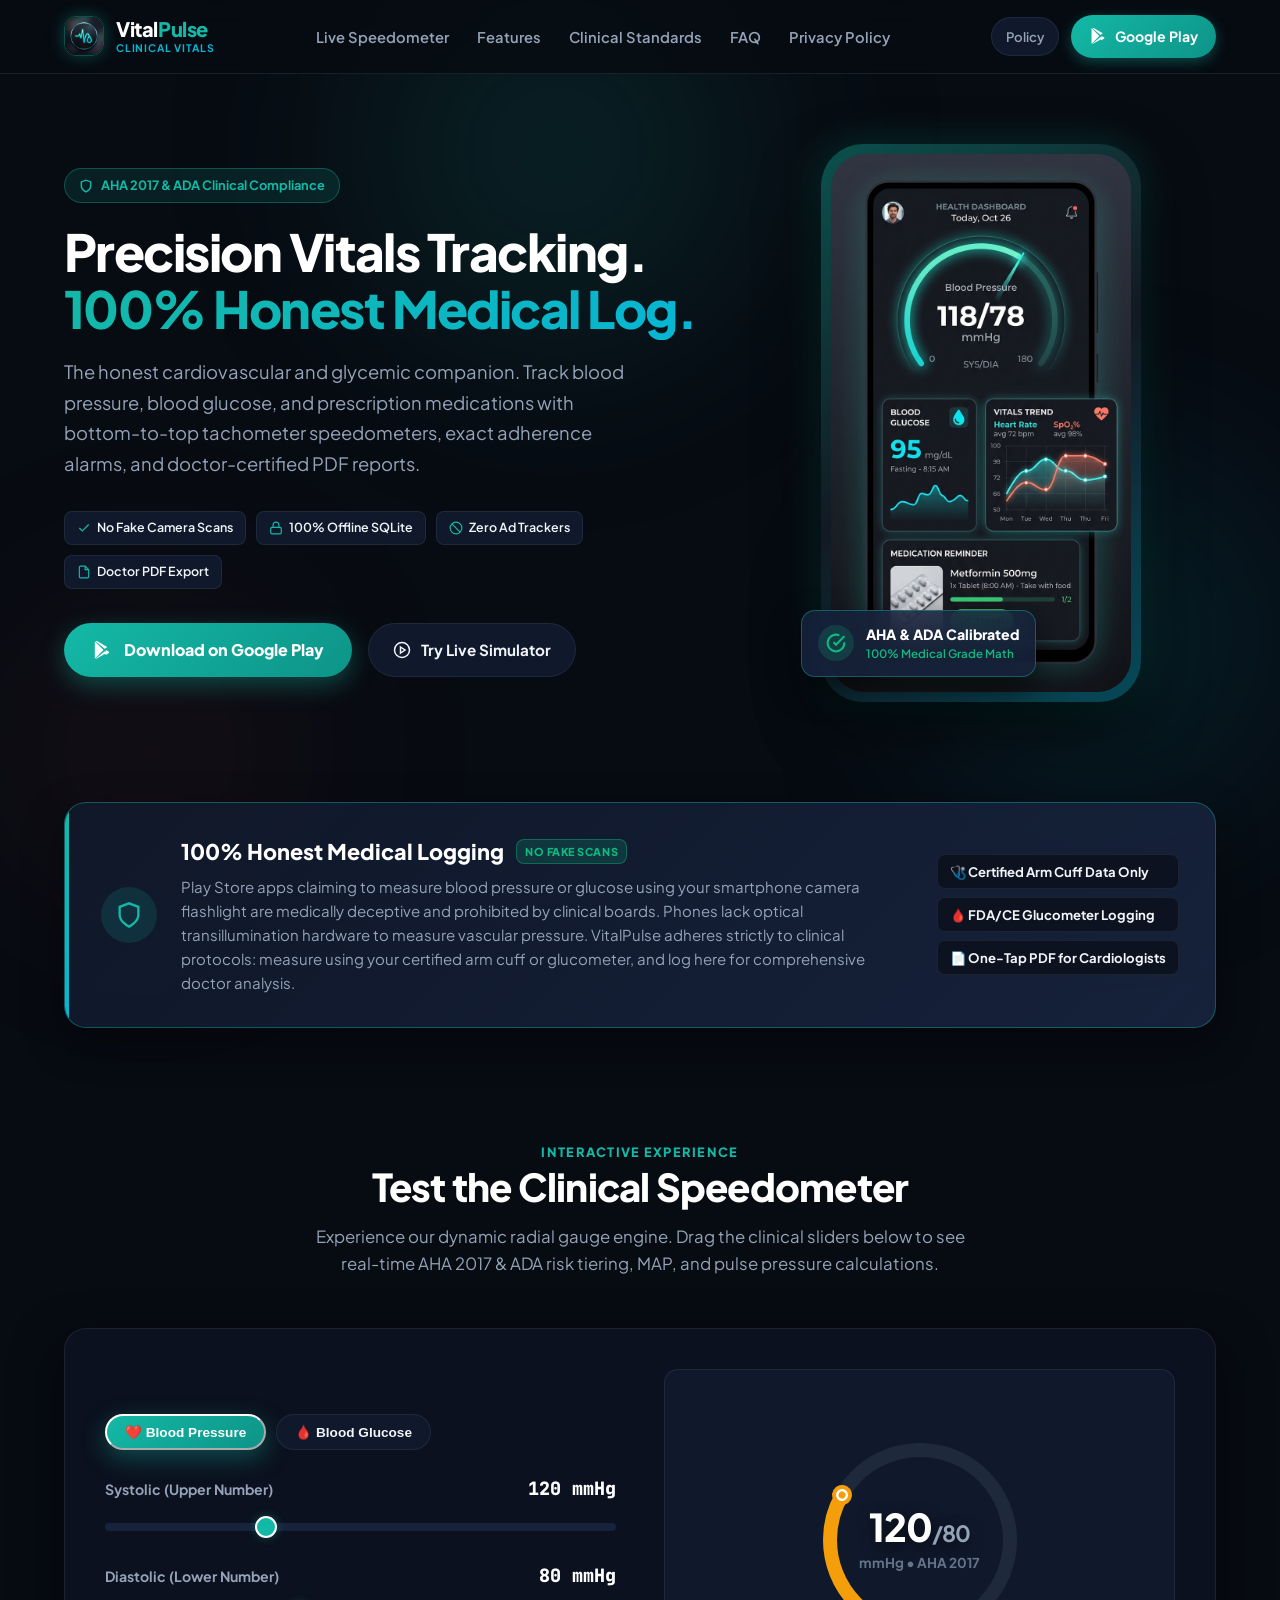
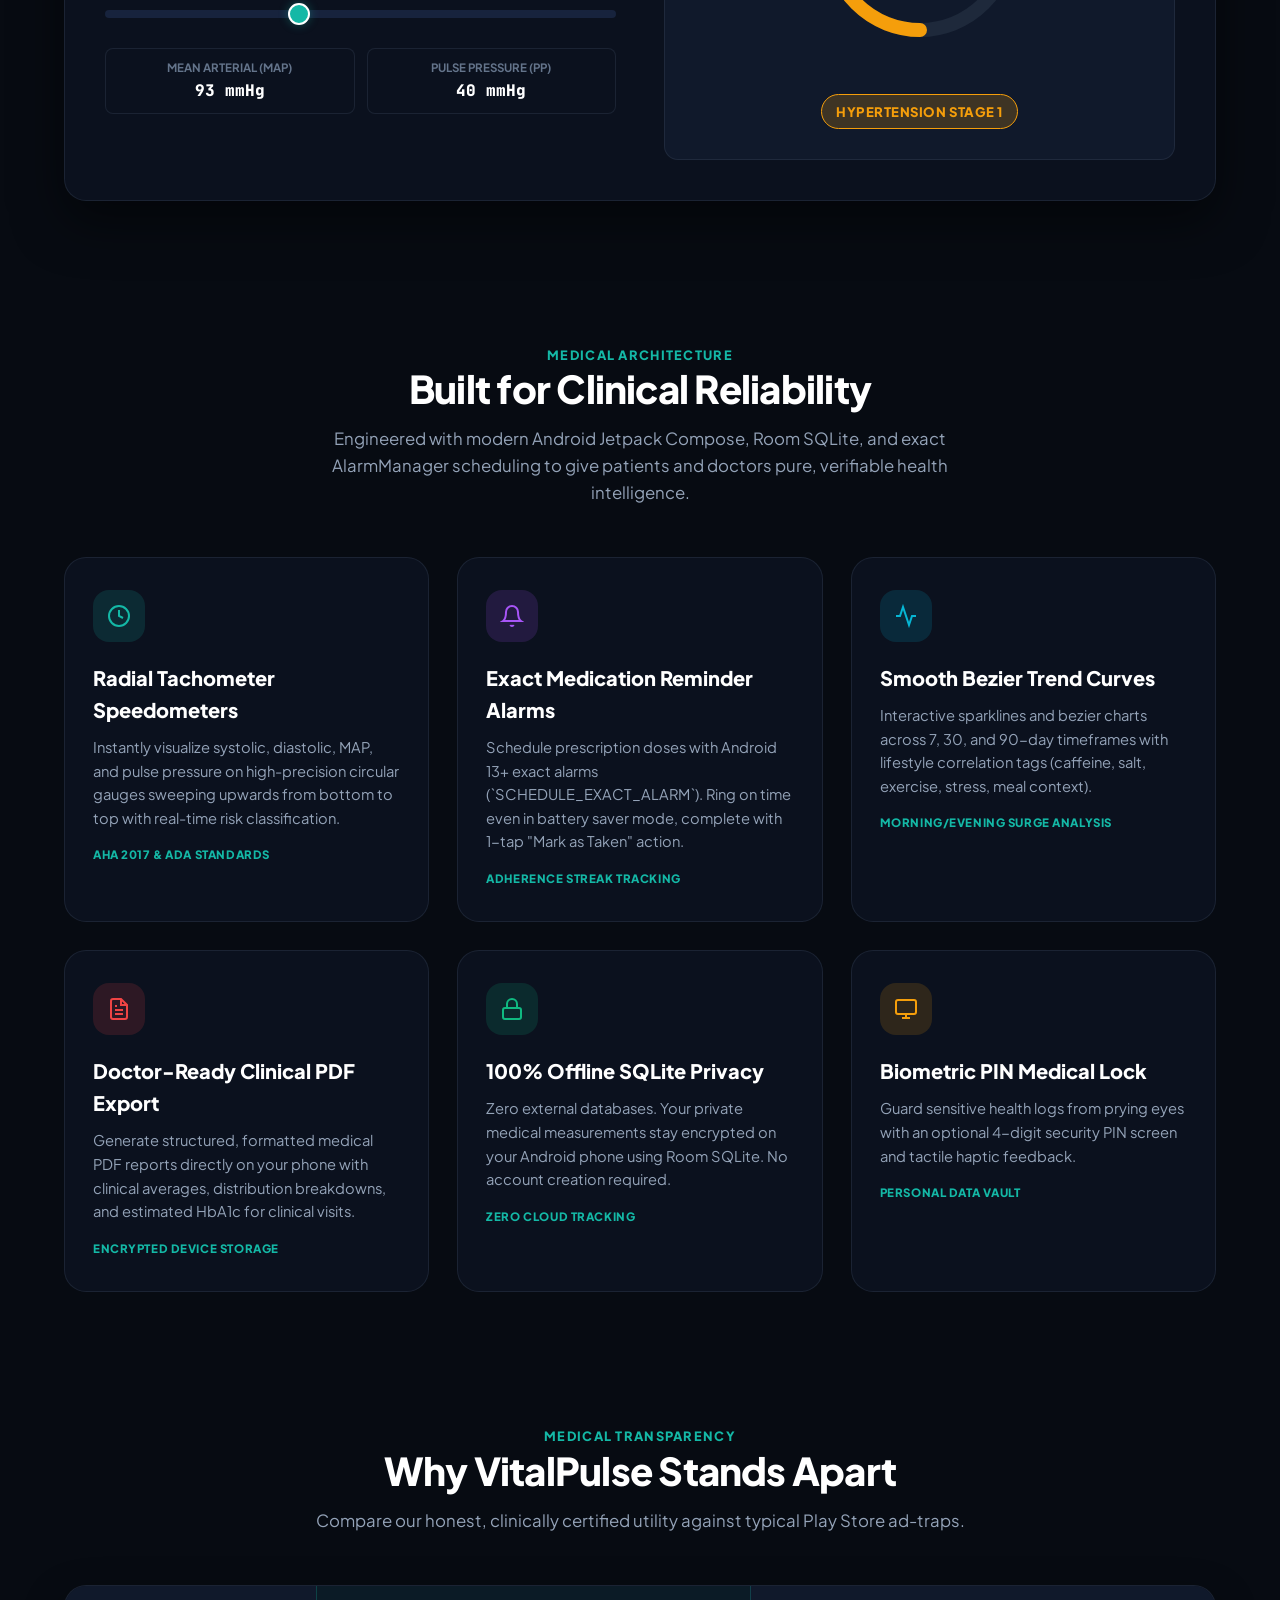
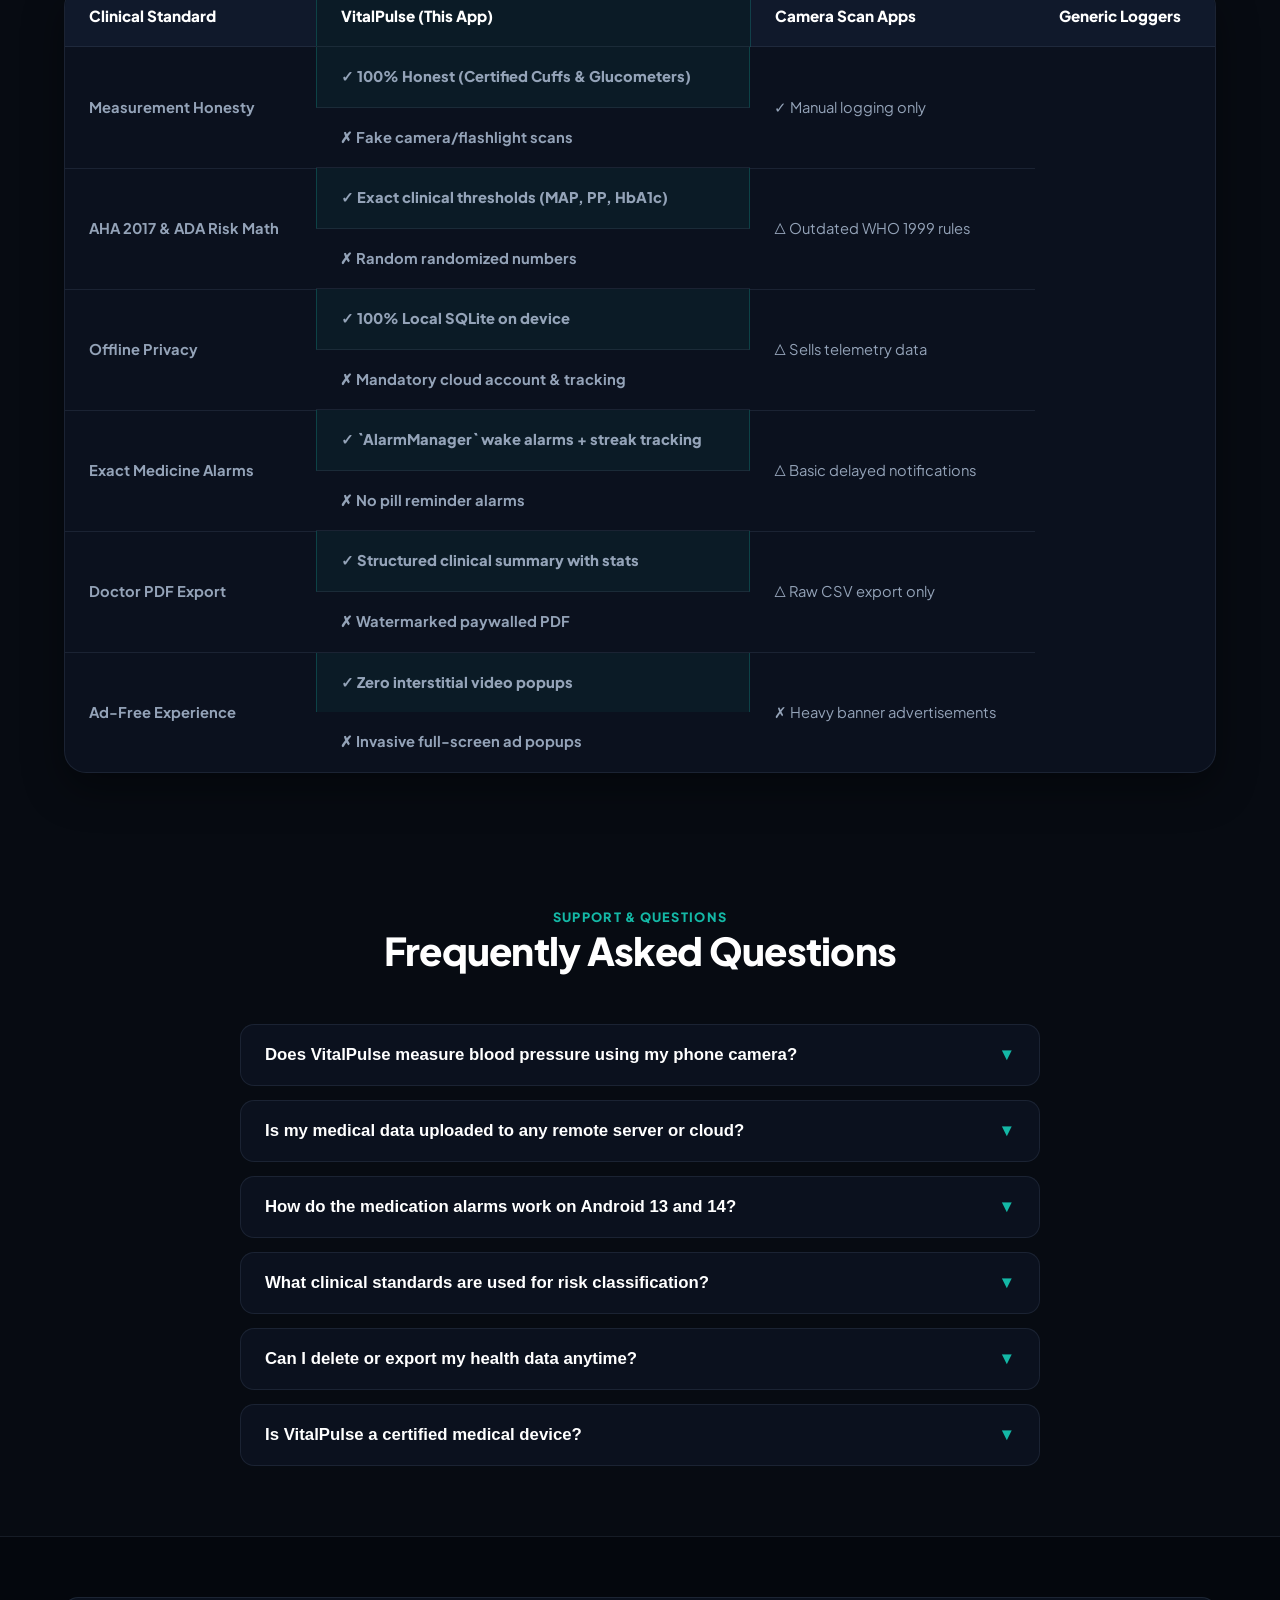
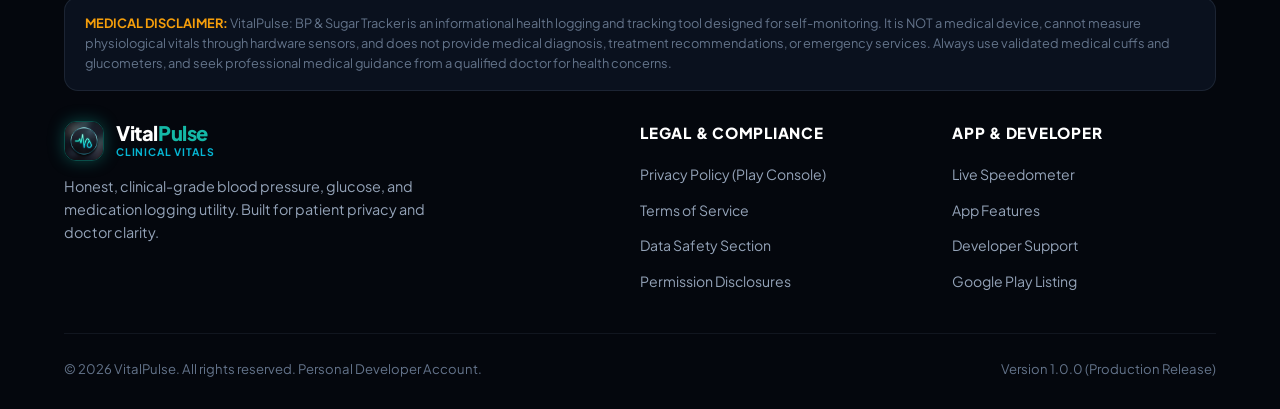
<file: index.html>
<!DOCTYPE html>
<html lang="en">
<head>
  <meta charset="UTF-8">
  <meta name="viewport" content="width=device-width, initial-scale=1.0">
  <title>VitalPulse: BP & Sugar Tracker — Precision Vitals & Medication Log</title>
  
  <!-- SEO & ASO Meta Tags -->
  <meta name="description" content="Honest, clinically certified blood pressure and blood glucose tracking app. Features dual tachometer speedometers (AHA & ADA standards), exact medication reminder alarms, and doctor PDF reports. 100% offline & private.">
  <meta name="keywords" content="blood pressure tracker, blood sugar monitor, glucose log, BP tracker, diabetes diary, hypertension tracker, pill reminder, medication alarm, doctor PDF report, AHA 2017 BP stages, ADA glycemic target">
  <meta name="author" content="VitalPulse Health Technologies">
  <meta name="robots" content="index, follow">
  
  <!-- Open Graph / Facebook -->
  <meta property="og:type" content="website">
  <meta property="og:title" content="VitalPulse: BP & Sugar Tracker — Precision Vitals Log">
  <meta property="og:description" content="Honest, calibrated medical logging for certified upper-arm cuffs and glucometers. No deceptive camera scans. Exact pill alarms & doctor reports.">
  <meta property="og:image" content="assets/logo.jpg">
  
  <!-- Twitter Cards -->
  <meta name="twitter:card" content="summary_large_image">
  <meta name="twitter:title" content="VitalPulse: BP & Sugar Tracker">
  <meta name="twitter:description" content="Precision blood pressure, glucose and medication adherence tracking for Android.">
  <meta name="twitter:image" content="assets/logo.jpg">

  <!-- Favicon -->
  <link rel="icon" type="image/jpeg" href="assets/logo.jpg">

  <!-- Stylesheet -->
  <link rel="stylesheet" href="style.css">

  <!-- Schema.org SoftwareApplication Structured Data -->
  <script type="application/ld+json">
  {
    "@context": "https://schema.org",
    "@type": "SoftwareApplication",
    "name": "VitalPulse: BP & Sugar Tracker",
    "operatingSystem": "Android",
    "applicationCategory": "HealthApplication",
    "offers": {
      "@type": "Offer",
      "price": "0",
      "priceCurrency": "USD"
    },
    "description": "Clinical personal vitals logging application for blood pressure, glucose, and prescription medication alarms based on AHA and ADA standards."
  }
  </script>
</head>
<body>

  <!-- Ambient Light Effects -->
  <div class="ambient-glow-1"></div>
  <div class="ambient-glow-2"></div>
  <div class="ambient-glow-3"></div>

  <!-- Navigation Bar -->
  <header class="navbar">
    <div class="container nav-container">
      <a href="index.html" class="brand-group">
        <img src="assets/logo.jpg" alt="VitalPulse Logo" class="brand-logo-img">
        <div class="brand-text">
          <span class="brand-name">Vital<span>Pulse</span></span>
          <span class="brand-badge">Clinical Vitals</span>
        </div>
      </a>

      <nav>
        <ul class="nav-links">
          <li><a href="#simulator" class="nav-link">Live Speedometer</a></li>
          <li><a href="#features" class="nav-link">Features</a></li>
          <li><a href="#clinical-trust" class="nav-link">Clinical Standards</a></li>
          <li><a href="#faq" class="nav-link">FAQ</a></li>
          <li><a href="privacy.html" class="nav-link">Privacy Policy</a></li>
          <li class="mobile-nav-actions">
            <a href="#download" class="btn-nav-cta">
              <svg width="18" height="18" viewBox="0 0 24 24" fill="currentColor">
                <path d="M3.609 1.814L13.792 12 3.61 22.186a2.38 2.38 0 0 1-.22-.328V2.142c.067-.116.142-.228.22-.328zM15.207 13.414l2.122 2.121-12.02 6.87a2.37 2.37 0 0 1-1.01.243l10.908-9.234zm0-2.828L4.299 1.352c.31-.092.65-.138 1.01-.138.369 0 .736.05 1.02.21l12.01 6.862-3.132 2.296zm1.414 1.414l3.182 1.818c.95.543.95 1.43 0 1.974l-3.182 1.818-2.121-2.121 2.121-2.121z"/>
              </svg>
              Download on Google Play
            </a>
            <a href="privacy.html" class="btn-nav-policy">Privacy Policy (Play Console)</a>
          </li>
        </ul>
      </nav>

      <div class="nav-actions">
        <a href="privacy.html" class="btn-nav-policy">Policy</a>
        <a href="#download" class="btn-nav-cta">
          <svg width="18" height="18" viewBox="0 0 24 24" fill="currentColor">
            <path d="M3.609 1.814L13.792 12 3.61 22.186a2.38 2.38 0 0 1-.22-.328V2.142c.067-.116.142-.228.22-.328zM15.207 13.414l2.122 2.121-12.02 6.87a2.37 2.37 0 0 1-1.01.243l10.908-9.234zm0-2.828L4.299 1.352c.31-.092.65-.138 1.01-.138.369 0 .736.05 1.02.21l12.01 6.862-3.132 2.296zm1.414 1.414l3.182 1.818c.95.543.95 1.43 0 1.974l-3.182 1.818-2.121-2.121 2.121-2.121z"/>
          </svg>
          Google Play
        </a>
        <button class="mobile-toggle" aria-label="Toggle navigation menu" aria-expanded="false">☰</button>
      </div>
    </div>
  </header>

  <main>
    <!-- Hero Section -->
    <section class="hero-section">
      <div class="container hero-grid">
        <div class="hero-content-col">
          <div class="hero-badge-pill">
            <svg width="14" height="14" viewBox="0 0 24 24" fill="none" stroke="currentColor" stroke-width="2.5">
              <path d="M12 22s8-4 8-10V5l-8-3-8 3v7c0 6 8 10 8 10z"/>
            </svg>
            AHA 2017 & ADA Clinical Compliance
          </div>

          <h1 class="hero-title">
            Precision Vitals Tracking.<br>
            <span class="text-gradient-teal">100% Honest Medical Log.</span>
          </h1>

          <p class="hero-subtitle">
            The honest cardiovascular and glycemic companion. Track blood pressure, blood glucose, and prescription medications with bottom-to-top tachometer speedometers, exact adherence alarms, and doctor-certified PDF reports.
          </p>

          <div class="hero-trust-chips">
            <div class="trust-chip">
              <svg width="14" height="14" viewBox="0 0 24 24" fill="none" stroke="currentColor" stroke-width="2">
                <polyline points="20 6 9 17 4 12"></polyline>
              </svg>
              No Fake Camera Scans
            </div>
            <div class="trust-chip">
              <svg width="14" height="14" viewBox="0 0 24 24" fill="none" stroke="currentColor" stroke-width="2">
                <rect x="3" y="11" width="18" height="11" rx="2" ry="2"></rect>
                <path d="M7 11V7a5 5 0 0 1 10 0v4"></path>
              </svg>
              100% Offline SQLite
            </div>
            <div class="trust-chip">
              <svg width="14" height="14" viewBox="0 0 24 24" fill="none" stroke="currentColor" stroke-width="2">
                <circle cx="12" cy="12" r="10"></circle>
                <line x1="4.93" y1="4.93" x2="19.07" y2="19.07"></line>
              </svg>
              Zero Ad Trackers
            </div>
            <div class="trust-chip">
              <svg width="14" height="14" viewBox="0 0 24 24" fill="none" stroke="currentColor" stroke-width="2">
                <path d="M14 2H6a2 2 0 0 0-2 2v16a2 2 0 0 0 2 2h12a2 2 0 0 0 2-2V8z"></path>
                <polyline points="14 2 14 8 20 8"></polyline>
              </svg>
              Doctor PDF Export
            </div>
          </div>

          <div class="hero-cta-group" id="download">
            <a href="#download" class="btn-hero-primary">
              <svg width="20" height="20" viewBox="0 0 24 24" fill="currentColor">
                <path d="M3.609 1.814L13.792 12 3.61 22.186a2.38 2.38 0 0 1-.22-.328V2.142c.067-.116.142-.228.22-.328zM15.207 13.414l2.122 2.121-12.02 6.87a2.37 2.37 0 0 1-1.01.243l10.908-9.234zm0-2.828L4.299 1.352c.31-.092.65-.138 1.01-.138.369 0 .736.05 1.02.21l12.01 6.862-3.132 2.296zm1.414 1.414l3.182 1.818c.95.543.95 1.43 0 1.974l-3.182 1.818-2.121-2.121 2.121-2.121z"/>
              </svg>
              Download on Google Play
            </a>
            <a href="#simulator" class="btn-hero-secondary">
              <svg width="18" height="18" viewBox="0 0 24 24" fill="none" stroke="currentColor" stroke-width="2">
                <circle cx="12" cy="12" r="10"></circle>
                <polygon points="10 8 16 12 10 16 10 8"></polygon>
              </svg>
              Try Live Simulator
            </a>
          </div>
        </div>

        <div class="hero-visual-col">
          <div class="mockup-frame">
            <div class="mockup-inner">
              <img src="assets/mockup.jpg" alt="VitalPulse Mobile App Dashboard" class="mockup-image">
            </div>
            
            <div class="floating-stat-card">
              <div class="floating-stat-icon">
                <svg width="20" height="20" viewBox="0 0 24 24" fill="none" stroke="currentColor" stroke-width="2.5">
                  <path d="M22 11.08V12a10 10 0 1 1-5.93-9.14"></path>
                  <polyline points="22 4 12 14.01 9 11.01"></polyline>
                </svg>
              </div>
              <div class="floating-stat-text">
                <h4>AHA & ADA Calibrated</h4>
                <p>100% Medical Grade Math</p>
              </div>
            </div>
          </div>
        </div>
      </div>
    </section>

    <!-- Honesty & Anti-Scam Callout Section -->
    <section class="honesty-section" id="clinical-trust">
      <div class="container">
        <div class="honesty-card">
          <div class="honesty-grid">
            <div class="honesty-icon-wrap">
              <svg width="28" height="28" viewBox="0 0 24 24" fill="none" stroke="currentColor" stroke-width="2">
                <path d="M12 22s8-4 8-10V5l-8-3-8 3v7c0 6 8 10 8 10z"/>
              </svg>
            </div>
            <div class="honesty-content">
              <h3>
                100% Honest Medical Logging
                <span class="badge-no-fake">NO FAKE SCANS</span>
              </h3>
              <p>
                Play Store apps claiming to measure blood pressure or glucose using your smartphone camera flashlight are medically deceptive and prohibited by clinical boards. Phones lack optical transillumination hardware to measure vascular pressure. VitalPulse adheres strictly to clinical protocols: measure using your certified arm cuff or glucometer, and log here for comprehensive doctor analysis.
              </p>
            </div>
            <div class="honesty-tags">
              <div class="honesty-tag-item">🩺 Certified Arm Cuff Data Only</div>
              <div class="honesty-tag-item">🩸 FDA/CE Glucometer Logging</div>
              <div class="honesty-tag-item">📄 One-Tap PDF for Cardiologists</div>
            </div>
          </div>
        </div>
      </div>
    </section>

    <!-- Interactive Live Vitals Tachometer Simulator -->
    <section class="simulator-section" id="simulator">
      <div class="container">
        <div class="section-header">
          <span class="section-label">Interactive Experience</span>
          <h2 class="section-title">Test the Clinical Speedometer</h2>
          <p class="section-description">
            Experience our dynamic radial gauge engine. Drag the clinical sliders below to see real-time AHA 2017 & ADA risk tiering, MAP, and pulse pressure calculations.
          </p>
        </div>

        <div class="simulator-card">
          <!-- Controls Column -->
          <div class="sim-controls-col">
            <div style="display: flex; gap: 10px; margin-bottom: 24px;">
              <button id="sim-mode-bp" class="btn-hero-primary" style="padding: 8px 18px; font-size: 0.85rem;">
                ❤️ Blood Pressure
              </button>
              <button id="sim-mode-sugar" class="btn-hero-secondary" style="padding: 8px 18px; font-size: 0.85rem;">
                🩸 Blood Glucose
              </button>
            </div>

            <!-- BP Sliders -->
            <div id="bp-controls">
              <div class="sim-control-group">
                <div class="sim-label-row">
                  <span class="sim-label">Systolic (Upper Number)</span>
                  <span class="sim-val-display"><span id="val-systolic">120</span> mmHg</span>
                </div>
                <input type="range" min="80" max="210" value="120" class="sim-slider" id="slider-systolic">
              </div>

              <div class="sim-control-group">
                <div class="sim-label-row">
                  <span class="sim-label">Diastolic (Lower Number)</span>
                  <span class="sim-val-display"><span id="val-diastolic">80</span> mmHg</span>
                </div>
                <input type="range" min="50" max="130" value="80" class="sim-slider" id="slider-diastolic">
              </div>
            </div>

            <!-- Glucose Sliders (Hidden by default) -->
            <div id="sugar-controls" style="display: none;">
              <div class="sim-control-group">
                <div class="sim-label-row">
                  <span class="sim-label">Blood Glucose Reading</span>
                  <span class="sim-val-display" id="val-glucose">95 mg/dL</span>
                </div>
                <input type="range" min="50" max="320" value="95" class="sim-slider slider-cyan" id="slider-glucose">
              </div>
            </div>

            <!-- Quick Key Metrics -->
            <div class="sim-metrics-grid">
              <div class="sim-metric-card">
                <div class="sim-metric-title" id="metric-1-title">Mean Arterial (MAP)</div>
                <div class="sim-metric-val" id="metric-1-val">93 mmHg</div>
              </div>
              <div class="sim-metric-card">
                <div class="sim-metric-title" id="metric-2-title">Pulse Pressure (PP)</div>
                <div class="sim-metric-val" id="metric-2-val">40 mmHg</div>
              </div>
            </div>
          </div>

          <!-- Gauge Column -->
          <div class="sim-gauge-col">
            <div class="gauge-svg-container">
              <svg class="gauge-svg" viewBox="0 0 280 280">
                <defs>
                  <!-- Track Gradient -->
                  <linearGradient id="gaugeGradient" x1="0%" y1="100%" x2="100%" y2="0%">
                    <stop offset="0%" stop-color="#10B981"/>
                    <stop offset="40%" stop-color="#06B6D4"/>
                    <stop offset="70%" stop-color="#F59E0B"/>
                    <stop offset="100%" stop-color="#EF4444"/>
                  </linearGradient>
                </defs>

                <!-- Full Circular Background Track (360 degrees round) -->
                <circle cx="140" cy="140" r="90" fill="none" stroke="#1E293B" stroke-width="14"/>
                
                <!-- Active Progress Arc (From bottom 90° upwards clockwise) -->
                <circle id="gauge-active-arc" cx="140" cy="140" r="90" fill="none" stroke="#10B981" stroke-width="14" stroke-linecap="round" transform="rotate(90 140 140)" stroke-dasharray="120 565.48" style="transition: stroke-dasharray 0.25s ease, stroke 0.25s ease;"/>

                <!-- Glowing Indicator Bead on the rim at the tip of the arc -->
                <g id="gauge-indicator-bead" transform="rotate(76, 140, 140)" style="transition: transform 0.25s cubic-bezier(0.16, 1, 0.3, 1);">
                  <!-- Outer glow -->
                  <circle id="bead-glow" cx="140" cy="230" r="10" fill="rgba(16, 185, 129, 0.4)"/>
                  <!-- White crisp ring -->
                  <circle cx="140" cy="230" r="6" fill="#FFFFFF"/>
                  <!-- Center colored dot -->
                  <circle id="bead-core" cx="140" cy="230" r="3.5" fill="#10B981"/>
                </g>
              </svg>

              <!-- Central Readout (Completely clean and unobstructed) -->
              <div class="gauge-center-readout">
                <div class="gauge-val-big" id="gauge-val-big">120/80</div>
                <div class="gauge-unit-small" id="gauge-unit-small">mmHg • AHA 2017</div>
              </div>
            </div>

            <div class="gauge-status-badge" id="gauge-status-badge" style="color: #10B981; background: rgba(16, 185, 129, 0.18); border: 1px solid #10B981;">
              Normal
            </div>
          </div>
        </div>
      </div>
    </section>

    <!-- Core Features Grid -->
    <section class="features-section" id="features">
      <div class="container">
        <div class="section-header">
          <span class="section-label">Medical Architecture</span>
          <h2 class="section-title">Built for Clinical Reliability</h2>
          <p class="section-description">
            Engineered with modern Android Jetpack Compose, Room SQLite, and exact AlarmManager scheduling to give patients and doctors pure, verifiable health intelligence.
          </p>
        </div>

        <div class="features-grid">
          <!-- Card 1 -->
          <div class="feature-card">
            <div class="feature-icon-box icon-teal">
              <svg width="24" height="24" viewBox="0 0 24 24" fill="none" stroke="currentColor" stroke-width="2">
                <circle cx="12" cy="12" r="10"></circle>
                <polyline points="12 6 12 12 16 14"></polyline>
              </svg>
            </div>
            <h4>Radial Tachometer Speedometers</h4>
            <p>
              Instantly visualize systolic, diastolic, MAP, and pulse pressure on high-precision circular gauges sweeping upwards from bottom to top with real-time risk classification.
            </p>
            <span class="feature-tag">AHA 2017 & ADA Standards</span>
          </div>

          <!-- Card 2 -->
          <div class="feature-card">
            <div class="feature-icon-box icon-purple">
              <svg width="24" height="24" viewBox="0 0 24 24" fill="none" stroke="currentColor" stroke-width="2">
                <path d="M18 8A6 6 0 0 0 6 8c0 7-3 9-3 9h18s-3-2-3-9"></path>
                <path d="M13.73 21a2 2 0 0 1-3.46 0"></path>
              </svg>
            </div>
            <h4>Exact Medication Reminder Alarms</h4>
            <p>
              Schedule prescription doses with Android 13+ exact alarms (`SCHEDULE_EXACT_ALARM`). Ring on time even in battery saver mode, complete with 1-tap "Mark as Taken" action.
            </p>
            <span class="feature-tag">Adherence Streak Tracking</span>
          </div>

          <!-- Card 3 -->
          <div class="feature-card">
            <div class="feature-icon-box icon-cyan">
              <svg width="24" height="24" viewBox="0 0 24 24" fill="none" stroke="currentColor" stroke-width="2">
                <polyline points="22 12 18 12 15 21 9 3 6 12 2 12"></polyline>
              </svg>
            </div>
            <h4>Smooth Bezier Trend Curves</h4>
            <p>
              Interactive sparklines and bezier charts across 7, 30, and 90-day timeframes with lifestyle correlation tags (caffeine, salt, exercise, stress, meal context).
            </p>
            <span class="feature-tag">Morning/Evening Surge Analysis</span>
          </div>

          <!-- Card 4 -->
          <div class="feature-card">
            <div class="feature-icon-box icon-coral">
              <svg width="24" height="24" viewBox="0 0 24 24" fill="none" stroke="currentColor" stroke-width="2">
                <path d="M14 2H6a2 2 0 0 0-2 2v16a2 2 0 0 0 2 2h12a2 2 0 0 0 2-2V8z"></path>
                <polyline points="14 2 14 8 20 8"></polyline>
                <line x1="16" y1="13" x2="8" y2="13"></line>
                <line x1="16" y1="17" x2="8" y2="17"></line>
                <polyline points="10 9 9 9 8 9"></polyline>
              </svg>
            </div>
            <h4>Doctor-Ready Clinical PDF Export</h4>
            <p>
              Generate structured, formatted medical PDF reports directly on your phone with clinical averages, distribution breakdowns, and estimated HbA1c for clinical visits.
            </p>
            <span class="feature-tag">Encrypted Device Storage</span>
          </div>

          <!-- Card 5 -->
          <div class="feature-card">
            <div class="feature-icon-box icon-emerald">
              <svg width="24" height="24" viewBox="0 0 24 24" fill="none" stroke="currentColor" stroke-width="2">
                <rect x="3" y="11" width="18" height="11" rx="2" ry="2"></rect>
                <path d="M7 11V7a5 5 0 0 1 10 0v4"></path>
              </svg>
            </div>
            <h4>100% Offline SQLite Privacy</h4>
            <p>
              Zero external databases. Your private medical measurements stay encrypted on your Android phone using Room SQLite. No account creation required.
            </p>
            <span class="feature-tag">Zero Cloud Tracking</span>
          </div>

          <!-- Card 6 -->
          <div class="feature-card">
            <div class="feature-icon-box icon-amber">
              <svg width="24" height="24" viewBox="0 0 24 24" fill="none" stroke="currentColor" stroke-width="2">
                <rect x="2" y="3" width="20" height="14" rx="2" ry="2"></rect>
                <line x1="8" y1="21" x2="16" y2="21"></line>
                <line x1="12" y1="17" x2="12" y2="21"></line>
              </svg>
            </div>
            <h4>Biometric PIN Medical Lock</h4>
            <p>
              Guard sensitive health logs from prying eyes with an optional 4-digit security PIN screen and tactile haptic feedback.
            </p>
            <span class="feature-tag">Personal Data Vault</span>
          </div>
        </div>
      </div>
    </section>

    <!-- Comparison Table -->
    <section class="comparison-section">
      <div class="container">
        <div class="section-header">
          <span class="section-label">Medical Transparency</span>
          <h2 class="section-title">Why VitalPulse Stands Apart</h2>
          <p class="section-description">
            Compare our honest, clinically certified utility against typical Play Store ad-traps.
          </p>
        </div>

        <div class="table-wrapper">
          <table class="comparison-table">
            <thead>
              <tr>
                <th>Clinical Standard</th>
                <th class="highlight-col">VitalPulse (This App)</th>
                <th>Camera Scan Apps</th>
                <th>Generic Loggers</th>
              </tr>
            </thead>
            <tbody>
              <tr>
                <td><strong>Measurement Honesty</strong></td>
                <td class="highlight-col table-check">✓ 100% Honest (Certified Cuffs & Glucometers)</td>
                <td class="table-cross">✗ Fake camera/flashlight scans</td>
                <td>✓ Manual logging only</td>
              </tr>
              <tr>
                <td><strong>AHA 2017 & ADA Risk Math</strong></td>
                <td class="highlight-col table-check">✓ Exact clinical thresholds (MAP, PP, HbA1c)</td>
                <td class="table-cross">✗ Random randomized numbers</td>
                <td>△ Outdated WHO 1999 rules</td>
              </tr>
              <tr>
                <td><strong>Offline Privacy</strong></td>
                <td class="highlight-col table-check">✓ 100% Local SQLite on device</td>
                <td class="table-cross">✗ Mandatory cloud account & tracking</td>
                <td>△ Sells telemetry data</td>
              </tr>
              <tr>
                <td><strong>Exact Medicine Alarms</strong></td>
                <td class="highlight-col table-check">✓ `AlarmManager` wake alarms + streak tracking</td>
                <td class="table-cross">✗ No pill reminder alarms</td>
                <td>△ Basic delayed notifications</td>
              </tr>
              <tr>
                <td><strong>Doctor PDF Export</strong></td>
                <td class="highlight-col table-check">✓ Structured clinical summary with stats</td>
                <td class="table-cross">✗ Watermarked paywalled PDF</td>
                <td>△ Raw CSV export only</td>
              </tr>
              <tr>
                <td><strong>Ad-Free Experience</strong></td>
                <td class="highlight-col table-check">✓ Zero interstitial video popups</td>
                <td class="table-cross">✗ Invasive full-screen ad popups</td>
                <td>✗ Heavy banner advertisements</td>
              </tr>
            </tbody>
          </table>
        </div>
      </div>
    </section>

    <!-- FAQ Accordion -->
    <section class="faq-section" id="faq">
      <div class="container">
        <div class="section-header">
          <span class="section-label">Support & Questions</span>
          <h2 class="section-title">Frequently Asked Questions</h2>
        </div>

        <div class="faq-list">
          <!-- FAQ 1 -->
          <div class="faq-item">
            <button class="faq-question">
              Does VitalPulse measure blood pressure using my phone camera?
              <span class="faq-icon">▼</span>
            </button>
            <div class="faq-answer">
              <strong>No.</strong> Smartphones do not possess the optical or physical sensors required to measure blood pressure or blood sugar. Apps claiming to measure blood pressure using phone camera flashlights are deceptive medical fallacies. VitalPulse is designed for honest, manual recording of measurements taken with clinically certified upper-arm cuffs and CE/FDA approved glucometers.
            </div>
          </div>

          <!-- FAQ 2 -->
          <div class="faq-item">
            <button class="faq-question">
              Is my medical data uploaded to any remote server or cloud?
              <span class="faq-icon">▼</span>
            </button>
            <div class="faq-answer">
              <strong>Never.</strong> VitalPulse is built as an offline-first health utility. All systolic, diastolic, pulse, blood glucose readings, pill reminders, and clinical notes are saved exclusively in a local SQLite database on your device. We do not operate remote databases, we do not require account sign-ups, and we never sell health data.
            </div>
          </div>

          <!-- FAQ 3 -->
          <div class="faq-item">
            <button class="faq-question">
              How do the medication alarms work on Android 13 and 14?
              <span class="faq-icon">▼</span>
            </button>
            <div class="faq-answer">
              VitalPulse utilizes Android's exact alarm scheduling API (`SCHEDULE_EXACT_ALARM` and `USE_EXACT_ALARM`) combined with `AlarmManager.setExactAndAllowWhileIdle`. This ensures your prescription reminders ring reliably at your scheduled time even if your phone is in Doze mode or battery saver. You can confirm doses with one tap via the "Mark as Taken" action.
            </div>
          </div>

          <!-- FAQ 4 -->
          <div class="faq-item">
            <button class="faq-question">
              What clinical standards are used for risk classification?
              <span class="faq-icon">▼</span>
            </button>
            <div class="faq-answer">
              Blood pressure categories adhere to the <strong>2017 American Heart Association (AHA) and American College of Cardiology (ACC)</strong> guidelines (Normal, Elevated, Hypertension Stage 1, Hypertension Stage 2, Hypertensive Crisis). Blood glucose risk categories adhere to the <strong>American Diabetes Association (ADA)</strong> fasting and post-prandial glycemic thresholds, with automatic unit conversion between mg/dL and mmol/L.
            </div>
          </div>

          <!-- FAQ 5 -->
          <div class="faq-item">
            <button class="faq-question">
              Can I delete or export my health data anytime?
              <span class="faq-icon">▼</span>
            </button>
            <div class="faq-answer">
              Yes. You have complete data sovereignty. In the Analytics screen, you can delete any blood pressure or glucose record with a single tap, which immediately recalculates all statistics. You can also generate a comprehensive PDF medical report with clinical graphs to share with your cardiologist or endocrinologist.
            </div>
          </div>

          <!-- FAQ 6 -->
          <div class="faq-item">
            <button class="faq-question">
              Is VitalPulse a certified medical device?
              <span class="faq-icon">▼</span>
            </button>
            <div class="faq-answer">
              VitalPulse is a personal health logging and trend visualization utility. It is not an FDA-approved medical diagnostic device and does not offer medical advice. Always consult a licensed healthcare professional for hypertension or diabetes diagnosis, treatment adjustments, or medical emergencies.
            </div>
          </div>
        </div>
      </div>
    </section>
  </main>

  <!-- Footer -->
  <footer class="footer">
    <div class="container">
      <!-- Prominent Medical Disclaimer required by Play Store -->
      <div class="medical-disclaimer-box">
        <strong>MEDICAL DISCLAIMER:</strong> VitalPulse: BP & Sugar Tracker is an informational health logging and tracking tool designed for self-monitoring. It is NOT a medical device, cannot measure physiological vitals through hardware sensors, and does not provide medical diagnosis, treatment recommendations, or emergency services. Always use validated medical cuffs and glucometers, and seek professional medical guidance from a qualified doctor for health concerns.
      </div>

      <div class="footer-grid">
        <div class="footer-brand">
          <div class="brand-group">
            <img src="assets/logo.jpg" alt="VitalPulse Logo" class="brand-logo-img">
            <div class="brand-text">
              <span class="brand-name">Vital<span>Pulse</span></span>
              <span class="brand-badge">Clinical Vitals</span>
            </div>
          </div>
          <p>
            Honest, clinical-grade blood pressure, glucose, and medication logging utility. Built for patient privacy and doctor clarity.
          </p>
        </div>

        <div class="footer-col">
          <h5>Legal & Compliance</h5>
          <ul class="footer-links">
            <li><a href="privacy.html">Privacy Policy (Play Console)</a></li>
            <li><a href="terms.html">Terms of Service</a></li>
            <li><a href="privacy.html#data-safety">Data Safety Section</a></li>
            <li><a href="privacy.html#permissions">Permission Disclosures</a></li>
          </ul>
        </div>

        <div class="footer-col">
          <h5>App & Developer</h5>
          <ul class="footer-links">
            <li><a href="#simulator">Live Speedometer</a></li>
            <li><a href="#features">App Features</a></li>
            <li><a href="mailto:support@vitalpulse.app">Developer Support</a></li>
            <li><a href="#download">Google Play Listing</a></li>
          </ul>
        </div>
      </div>

      <div class="footer-bottom">
        <span>© 2026 VitalPulse. All rights reserved. Personal Developer Account.</span>
        <span>Version 1.0.0 (Production Release)</span>
      </div>
    </div>
  </footer>

  <!-- Scripts -->
  <script src="app.js"></script>
</body>
</html>
</file>
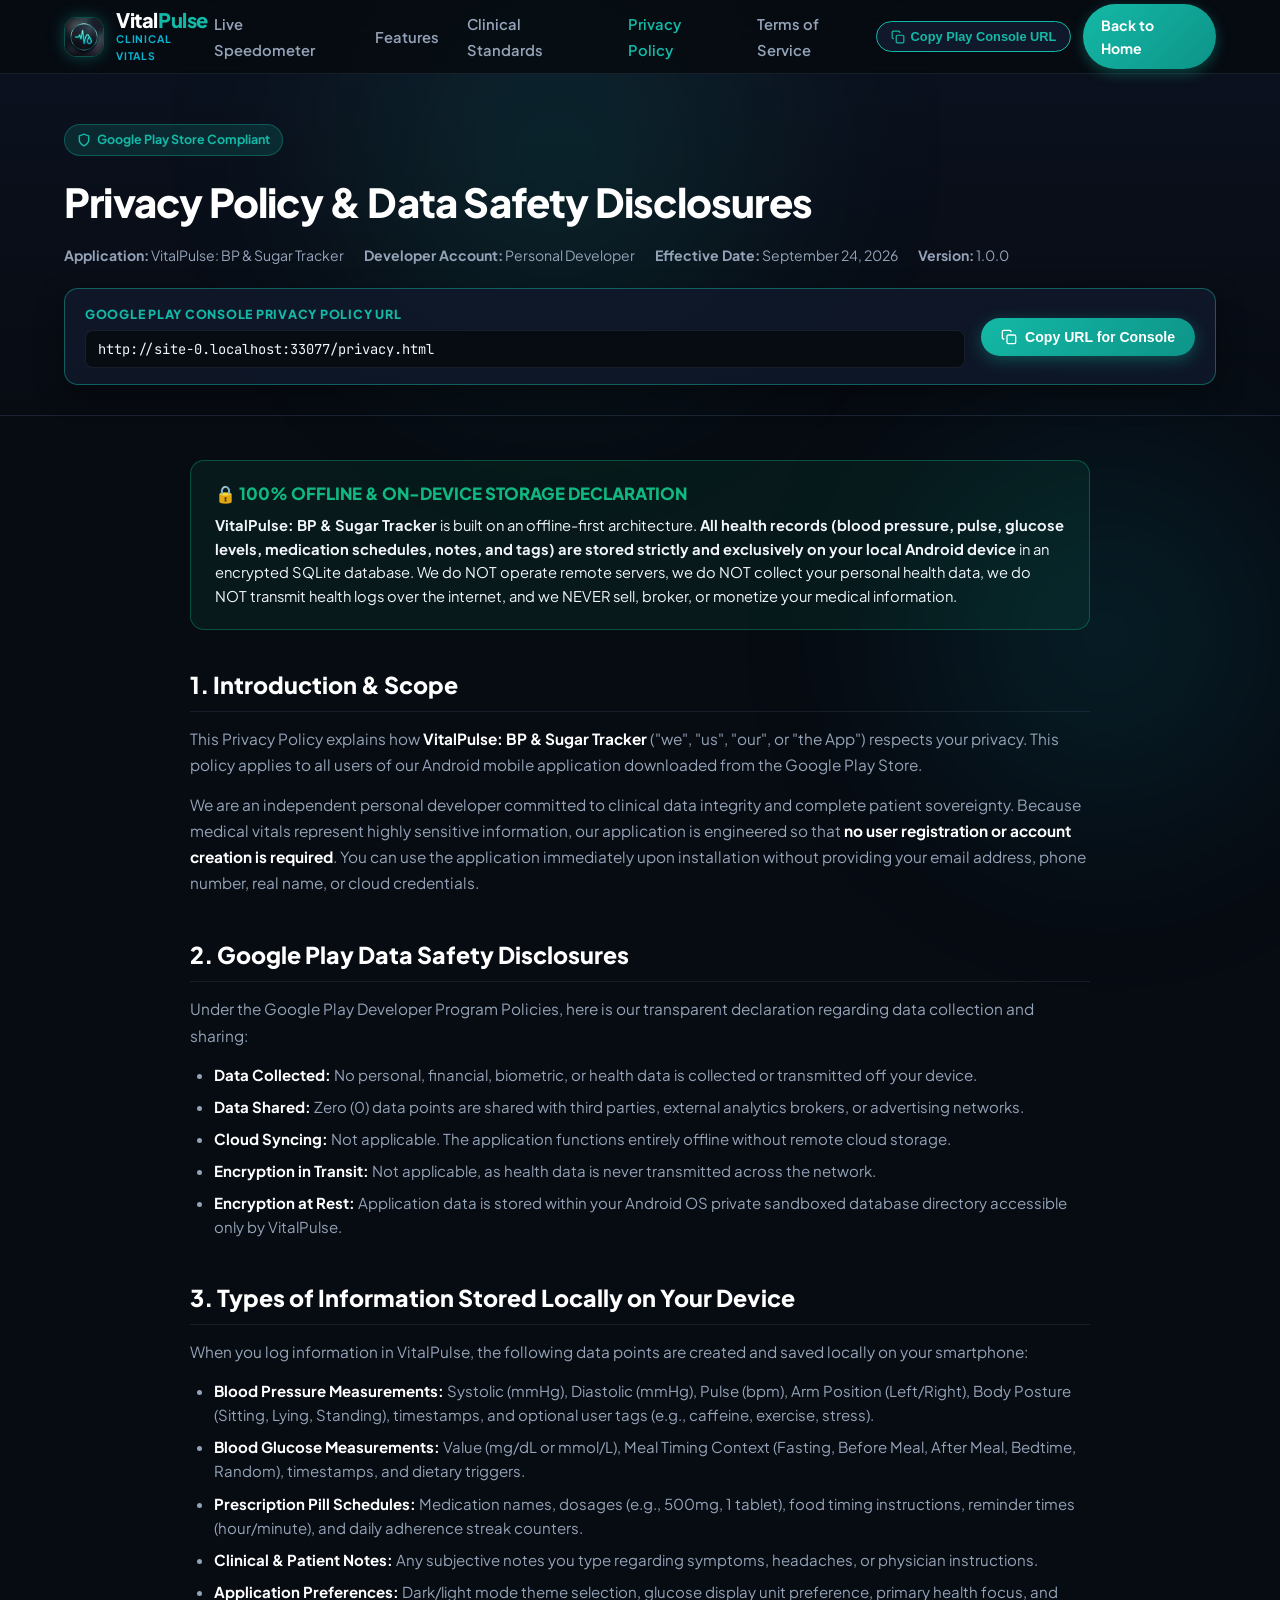
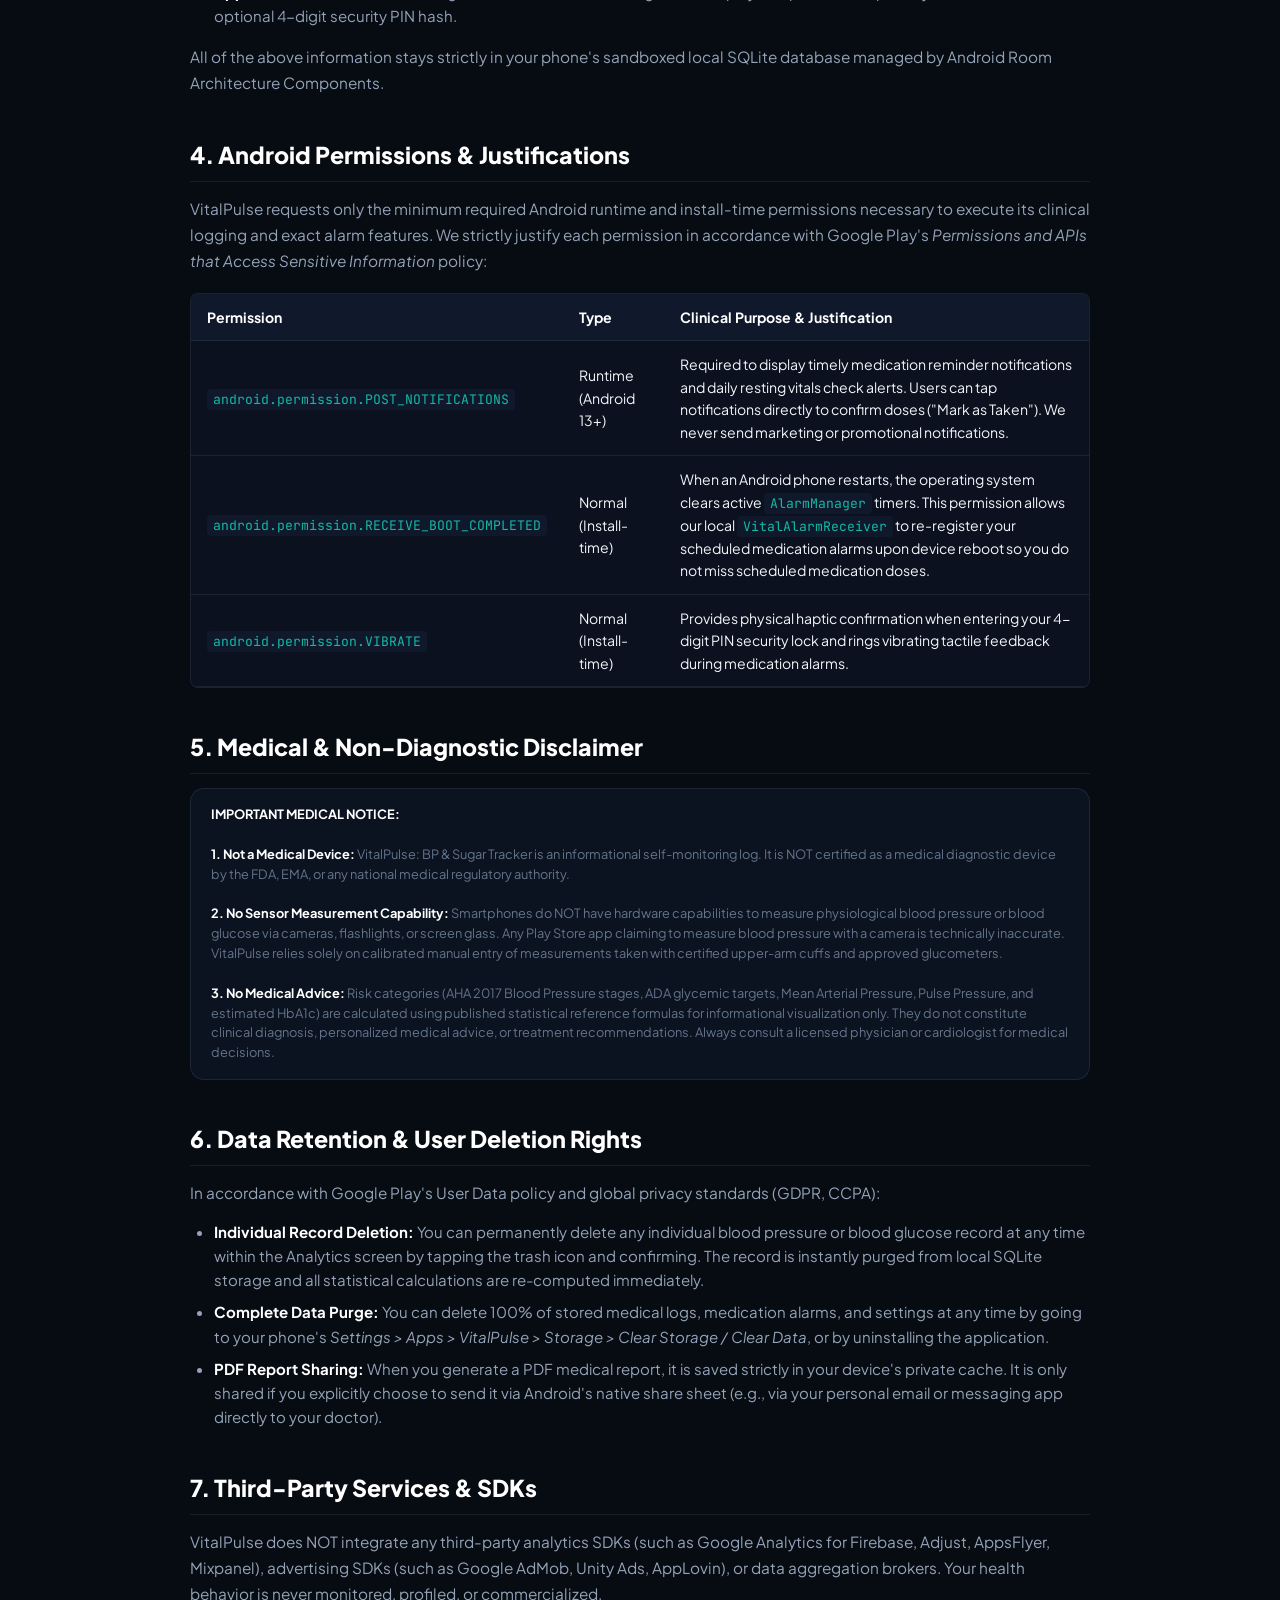
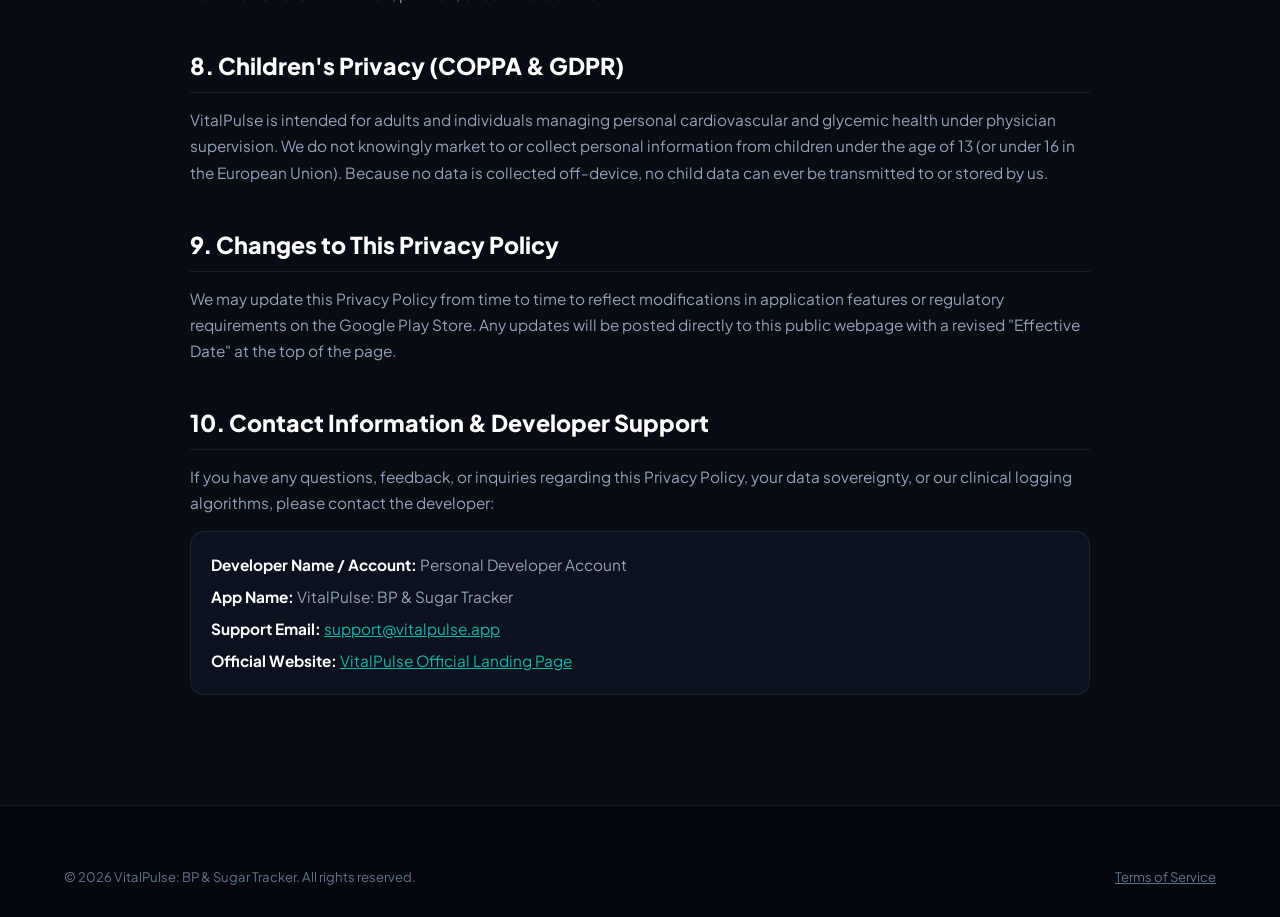
<file: privacy.html>
<!DOCTYPE html>
<html lang="en">
<head>
  <meta charset="UTF-8">
  <meta name="viewport" content="width=device-width, initial-scale=1.0">
  <title>Privacy Policy — VitalPulse: BP & Sugar Tracker</title>
  
  <meta name="description" content="Official Privacy Policy and Data Safety Disclosures for VitalPulse: BP & Sugar Tracker. 100% on-device SQLite storage, zero cloud tracking, and explicit permission transparency.">
  <meta name="robots" content="index, follow">
  
  <!-- Favicon -->
  <link rel="icon" type="image/jpeg" href="assets/logo.jpg">

  <!-- Stylesheet -->
  <link rel="stylesheet" href="style.css">
</head>
<body>

  <!-- Ambient Light Effects -->
  <div class="ambient-glow-1"></div>
  <div class="ambient-glow-2"></div>

  <!-- Navigation Bar -->
  <header class="navbar">
    <div class="container nav-container">
      <a href="index.html" class="brand-group">
        <img src="assets/logo.jpg" alt="VitalPulse Logo" class="brand-logo-img">
        <div class="brand-text">
          <span class="brand-name">Vital<span>Pulse</span></span>
          <span class="brand-badge">Clinical Vitals</span>
        </div>
      </a>

      <nav>
        <ul class="nav-links">
          <li><a href="index.html#simulator" class="nav-link">Live Speedometer</a></li>
          <li><a href="index.html#features" class="nav-link">Features</a></li>
          <li><a href="index.html#clinical-trust" class="nav-link">Clinical Standards</a></li>
          <li><a href="privacy.html" class="nav-link active">Privacy Policy</a></li>
          <li><a href="terms.html" class="nav-link">Terms of Service</a></li>
          <li class="mobile-nav-actions">
            <button class="copy-policy-btn copy-policy-btn-trigger" type="button">
              <svg width="14" height="14" viewBox="0 0 24 24" fill="none" stroke="currentColor" stroke-width="2">
                <rect x="9" y="9" width="13" height="13" rx="2" ry="2"></rect>
                <path d="M5 15H4a2 2 0 0 1-2-2V4a2 2 0 0 1 2-2h9a2 2 0 0 1 2 2v1"></path>
              </svg>
              Copy Play Console URL
            </button>
            <a href="index.html" class="btn-nav-cta">Back to Home</a>
          </li>
        </ul>
      </nav>

      <div class="nav-actions">
        <button id="copy-policy-link-btn" class="copy-policy-btn copy-policy-btn-trigger" type="button">
          <svg width="14" height="14" viewBox="0 0 24 24" fill="none" stroke="currentColor" stroke-width="2">
            <rect x="9" y="9" width="13" height="13" rx="2" ry="2"></rect>
            <path d="M5 15H4a2 2 0 0 1-2-2V4a2 2 0 0 1 2-2h9a2 2 0 0 1 2 2v1"></path>
          </svg>
          Copy Play Console URL
        </button>
        <a href="index.html" class="btn-nav-cta">Back to Home</a>
        <button class="mobile-toggle" aria-label="Toggle navigation menu" aria-expanded="false">☰</button>
      </div>
    </div>
  </header>

  <!-- Page Header -->
  <section class="policy-page-header">
    <div class="container">
      <div class="policy-badge">
        <svg width="14" height="14" viewBox="0 0 24 24" fill="none" stroke="currentColor" stroke-width="2.5">
          <path d="M12 22s8-4 8-10V5l-8-3-8 3v7c0 6 8 10 8 10z"/>
        </svg>
        Google Play Store Compliant
      </div>
      <h1 class="policy-main-title">Privacy Policy & Data Safety Disclosures</h1>
      <div class="policy-meta-row">
        <span><strong>Application:</strong> VitalPulse: BP & Sugar Tracker</span>
        <span><strong>Developer Account:</strong> Personal Developer</span>
        <span><strong>Effective Date:</strong> September 24, 2026</span>
        <span><strong>Version:</strong> 1.0.0</span>
      </div>

      <!-- Dedicated 1-Click Copy Card for Google Play Console Submission -->
      <div class="policy-copy-card">
        <div class="policy-copy-text">
          <span class="policy-copy-heading">Google Play Console Privacy Policy URL</span>
          <code class="policy-copy-url" id="policy-url-display">https://vitalpulse.app/privacy.html</code>
        </div>
        <button type="button" class="btn-copy-policy copy-policy-btn-trigger" id="copy-policy-btn-main">
          <svg width="16" height="16" viewBox="0 0 24 24" fill="none" stroke="currentColor" stroke-width="2">
            <rect x="9" y="9" width="13" height="13" rx="2" ry="2"></rect>
            <path d="M5 15H4a2 2 0 0 1-2-2V4a2 2 0 0 1 2-2h9a2 2 0 0 1 2 2v1"></path>
          </svg>
          <span>Copy URL for Console</span>
        </button>
      </div>
    </div>
  </section>

  <!-- Main Policy Content -->
  <main class="container policy-content-wrap">
    
    <!-- Prominent Executive Summary Box -->
    <div class="policy-callout">
      <h4>🔒 100% OFFLINE & ON-DEVICE STORAGE DECLARATION</h4>
      <p>
        <strong>VitalPulse: BP & Sugar Tracker</strong> is built on an offline-first architecture. <strong>All health records (blood pressure, pulse, glucose levels, medication schedules, notes, and tags) are stored strictly and exclusively on your local Android device</strong> in an encrypted SQLite database. We do NOT operate remote servers, we do NOT collect your personal health data, we do NOT transmit health logs over the internet, and we NEVER sell, broker, or monetize your medical information.
      </p>
    </div>

    <!-- Section 1 -->
    <section class="policy-section">
      <h2>1. Introduction & Scope</h2>
      <p>
        This Privacy Policy explains how <strong>VitalPulse: BP & Sugar Tracker</strong> ("we", "us", "our", or "the App") respects your privacy. This policy applies to all users of our Android mobile application downloaded from the Google Play Store.
      </p>
      <p>
        We are an independent personal developer committed to clinical data integrity and complete patient sovereignty. Because medical vitals represent highly sensitive information, our application is engineered so that <strong>no user registration or account creation is required</strong>. You can use the application immediately upon installation without providing your email address, phone number, real name, or cloud credentials.
      </p>
    </section>

    <!-- Section 2 -->
    <section class="policy-section" id="data-safety">
      <h2>2. Google Play Data Safety Disclosures</h2>
      <p>
        Under the Google Play Developer Program Policies, here is our transparent declaration regarding data collection and sharing:
      </p>
      <ul>
        <li><strong>Data Collected:</strong> No personal, financial, biometric, or health data is collected or transmitted off your device.</li>
        <li><strong>Data Shared:</strong> Zero (0) data points are shared with third parties, external analytics brokers, or advertising networks.</li>
        <li><strong>Cloud Syncing:</strong> Not applicable. The application functions entirely offline without remote cloud storage.</li>
        <li><strong>Encryption in Transit:</strong> Not applicable, as health data is never transmitted across the network.</li>
        <li><strong>Encryption at Rest:</strong> Application data is stored within your Android OS private sandboxed database directory accessible only by VitalPulse.</li>
      </ul>
    </section>

    <!-- Section 3 -->
    <section class="policy-section">
      <h2>3. Types of Information Stored Locally on Your Device</h2>
      <p>
        When you log information in VitalPulse, the following data points are created and saved locally on your smartphone:
      </p>
      <ul>
        <li><strong>Blood Pressure Measurements:</strong> Systolic (mmHg), Diastolic (mmHg), Pulse (bpm), Arm Position (Left/Right), Body Posture (Sitting, Lying, Standing), timestamps, and optional user tags (e.g., caffeine, exercise, stress).</li>
        <li><strong>Blood Glucose Measurements:</strong> Value (mg/dL or mmol/L), Meal Timing Context (Fasting, Before Meal, After Meal, Bedtime, Random), timestamps, and dietary triggers.</li>
        <li><strong>Prescription Pill Schedules:</strong> Medication names, dosages (e.g., 500mg, 1 tablet), food timing instructions, reminder times (hour/minute), and daily adherence streak counters.</li>
        <li><strong>Clinical & Patient Notes:</strong> Any subjective notes you type regarding symptoms, headaches, or physician instructions.</li>
        <li><strong>Application Preferences:</strong> Dark/light mode theme selection, glucose display unit preference, primary health focus, and optional 4-digit security PIN hash.</li>
      </ul>
      <p>
        All of the above information stays strictly in your phone's sandboxed local SQLite database managed by Android Room Architecture Components.
      </p>
    </section>

    <!-- Section 4 -->
    <section class="policy-section" id="permissions">
      <h2>4. Android Permissions & Justifications</h2>
      <p>
        VitalPulse requests only the minimum required Android runtime and install-time permissions necessary to execute its clinical logging and exact alarm features. We strictly justify each permission in accordance with Google Play's <em>Permissions and APIs that Access Sensitive Information</em> policy:
      </p>

      <div class="table-scroll-wrap">
        <table class="permission-table">
          <thead>
            <tr>
              <th>Permission</th>
              <th>Type</th>
              <th>Clinical Purpose & Justification</th>
            </tr>
          </thead>
          <tbody>
            <tr>
              <td><code>android.permission.POST_NOTIFICATIONS</code></td>
              <td>Runtime (Android 13+)</td>
              <td>Required to display timely medication reminder notifications and daily resting vitals check alerts. Users can tap notifications directly to confirm doses ("Mark as Taken"). We never send marketing or promotional notifications.</td>
            </tr>
            <tr>
              <td><code>android.permission.RECEIVE_BOOT_COMPLETED</code></td>
              <td>Normal (Install-time)</td>
              <td>When an Android phone restarts, the operating system clears active <code>AlarmManager</code> timers. This permission allows our local <code>VitalAlarmReceiver</code> to re-register your scheduled medication alarms upon device reboot so you do not miss scheduled medication doses.</td>
            </tr>
            <tr>
              <td><code>android.permission.VIBRATE</code></td>
              <td>Normal (Install-time)</td>
              <td>Provides physical haptic confirmation when entering your 4-digit PIN security lock and rings vibrating tactile feedback during medication alarms.</td>
            </tr>
          </tbody>
        </table>
      </div>
      <div class="table-scroll-hint">← Swipe horizontally to view full permissions table →</div>
    </section>

    <!-- Section 5 -->
    <section class="policy-section">
      <h2>5. Medical & Non-Diagnostic Disclaimer</h2>
      <div class="medical-disclaimer-box">
        <strong>IMPORTANT MEDICAL NOTICE:</strong>
        <br><br>
        <strong>1. Not a Medical Device:</strong> VitalPulse: BP & Sugar Tracker is an informational self-monitoring log. It is NOT certified as a medical diagnostic device by the FDA, EMA, or any national medical regulatory authority.
        <br><br>
        <strong>2. No Sensor Measurement Capability:</strong> Smartphones do NOT have hardware capabilities to measure physiological blood pressure or blood glucose via cameras, flashlights, or screen glass. Any Play Store app claiming to measure blood pressure with a camera is technically inaccurate. VitalPulse relies solely on calibrated manual entry of measurements taken with certified upper-arm cuffs and approved glucometers.
        <br><br>
        <strong>3. No Medical Advice:</strong> Risk categories (AHA 2017 Blood Pressure stages, ADA glycemic targets, Mean Arterial Pressure, Pulse Pressure, and estimated HbA1c) are calculated using published statistical reference formulas for informational visualization only. They do not constitute clinical diagnosis, personalized medical advice, or treatment recommendations. Always consult a licensed physician or cardiologist for medical decisions.
      </div>
    </section>

    <!-- Section 6 -->
    <section class="policy-section">
      <h2>6. Data Retention & User Deletion Rights</h2>
      <p>
        In accordance with Google Play's User Data policy and global privacy standards (GDPR, CCPA):
      </p>
      <ul>
        <li><strong>Individual Record Deletion:</strong> You can permanently delete any individual blood pressure or blood glucose record at any time within the Analytics screen by tapping the trash icon and confirming. The record is instantly purged from local SQLite storage and all statistical calculations are re-computed immediately.</li>
        <li><strong>Complete Data Purge:</strong> You can delete 100% of stored medical logs, medication alarms, and settings at any time by going to your phone's <em>Settings &gt; Apps &gt; VitalPulse &gt; Storage &gt; Clear Storage / Clear Data</em>, or by uninstalling the application.</li>
        <li><strong>PDF Report Sharing:</strong> When you generate a PDF medical report, it is saved strictly in your device's private cache. It is only shared if you explicitly choose to send it via Android's native share sheet (e.g., via your personal email or messaging app directly to your doctor).</li>
      </ul>
    </section>

    <!-- Section 7 -->
    <section class="policy-section">
      <h2>7. Third-Party Services & SDKs</h2>
      <p>
        VitalPulse does NOT integrate any third-party analytics SDKs (such as Google Analytics for Firebase, Adjust, AppsFlyer, Mixpanel), advertising SDKs (such as Google AdMob, Unity Ads, AppLovin), or data aggregation brokers. Your health behavior is never monitored, profiled, or commercialized.
      </p>
    </section>

    <!-- Section 8 -->
    <section class="policy-section">
      <h2>8. Children's Privacy (COPPA & GDPR)</h2>
      <p>
        VitalPulse is intended for adults and individuals managing personal cardiovascular and glycemic health under physician supervision. We do not knowingly market to or collect personal information from children under the age of 13 (or under 16 in the European Union). Because no data is collected off-device, no child data can ever be transmitted to or stored by us.
      </p>
    </section>

    <!-- Section 9 -->
    <section class="policy-section">
      <h2>9. Changes to This Privacy Policy</h2>
      <p>
        We may update this Privacy Policy from time to time to reflect modifications in application features or regulatory requirements on the Google Play Store. Any updates will be posted directly to this public webpage with a revised "Effective Date" at the top of the page.
      </p>
    </section>

    <!-- Section 10 -->
    <section class="policy-section">
      <h2>10. Contact Information & Developer Support</h2>
      <p>
        If you have any questions, feedback, or inquiries regarding this Privacy Policy, your data sovereignty, or our clinical logging algorithms, please contact the developer:
      </p>
      <div style="background: var(--bg-obsidian-900); border: 1px solid var(--border-subtle); border-radius: var(--radius-md); padding: 20px; margin-top: 14px;">
        <p style="margin-bottom: 6px;"><strong>Developer Name / Account:</strong> Personal Developer Account</p>
        <p style="margin-bottom: 6px;"><strong>App Name:</strong> VitalPulse: BP & Sugar Tracker</p>
        <p style="margin-bottom: 6px;"><strong>Support Email:</strong> <a href="mailto:support@vitalpulse.app" style="color: var(--pulse-teal); text-decoration: underline;">support@vitalpulse.app</a></p>
        <p style="margin-bottom: 0;"><strong>Official Website:</strong> <a href="index.html" style="color: var(--pulse-teal); text-decoration: underline;">VitalPulse Official Landing Page</a></p>
      </div>
    </section>
  </main>

  <!-- Footer -->
  <footer class="footer">
    <div class="container footer-bottom" style="border-top: none; padding-top: 0;">
      <span>© 2026 VitalPulse: BP & Sugar Tracker. All rights reserved.</span>
      <span><a href="terms.html" style="color: var(--text-muted); text-decoration: underline;">Terms of Service</a></span>
    </div>
  </footer>

  <!-- Toast Notification -->
  <div id="toast-notification" class="toast-box"></div>

  <!-- Scripts -->
  <script src="app.js"></script>
</body>
</html>
</file>
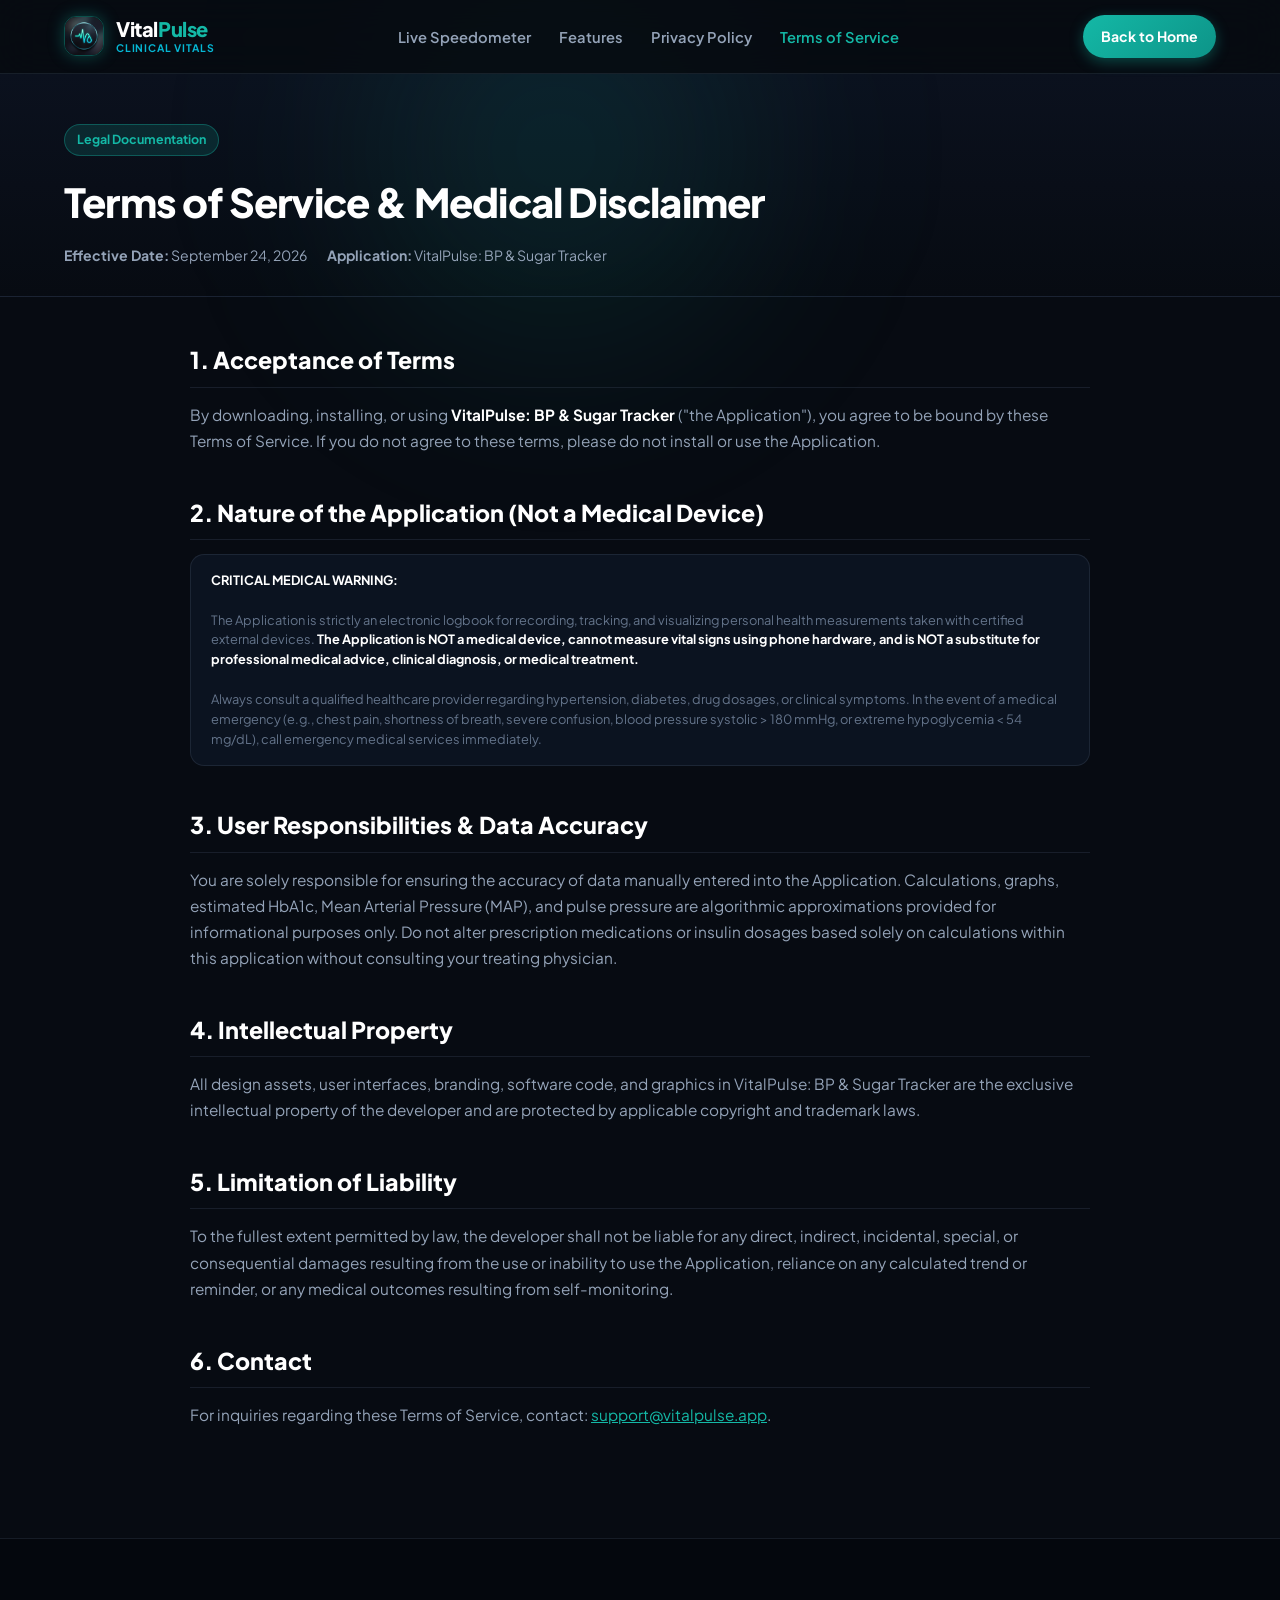
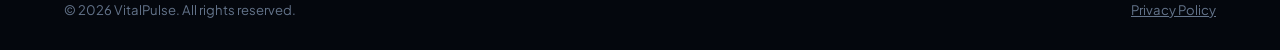
<file: terms.html>
<!DOCTYPE html>
<html lang="en">
<head>
  <meta charset="UTF-8">
  <meta name="viewport" content="width=device-width, initial-scale=1.0">
  <title>Terms of Service — VitalPulse: BP & Sugar Tracker</title>
  
  <meta name="description" content="Terms of Service and Medical Use Conditions for VitalPulse: BP & Sugar Tracker.">
  <meta name="robots" content="index, follow">
  
  <!-- Favicon -->
  <link rel="icon" type="image/jpeg" href="assets/logo.jpg">

  <!-- Stylesheet -->
  <link rel="stylesheet" href="style.css">
</head>
<body>

  <!-- Ambient Light Effects -->
  <div class="ambient-glow-1"></div>

  <!-- Navigation Bar -->
  <header class="navbar">
    <div class="container nav-container">
      <a href="index.html" class="brand-group">
        <img src="assets/logo.jpg" alt="VitalPulse Logo" class="brand-logo-img">
        <div class="brand-text">
          <span class="brand-name">Vital<span>Pulse</span></span>
          <span class="brand-badge">Clinical Vitals</span>
        </div>
      </a>

      <nav>
        <ul class="nav-links">
          <li><a href="index.html#simulator" class="nav-link">Live Speedometer</a></li>
          <li><a href="index.html#features" class="nav-link">Features</a></li>
          <li><a href="privacy.html" class="nav-link">Privacy Policy</a></li>
          <li><a href="terms.html" class="nav-link active">Terms of Service</a></li>
          <li class="mobile-nav-actions">
            <a href="index.html" class="btn-nav-cta">Back to Home</a>
          </li>
        </ul>
      </nav>

      <div class="nav-actions">
        <a href="index.html" class="btn-nav-cta">Back to Home</a>
        <button class="mobile-toggle" aria-label="Toggle navigation menu" aria-expanded="false">☰</button>
      </div>
    </div>
  </header>

  <!-- Page Header -->
  <section class="policy-page-header">
    <div class="container">
      <div class="policy-badge">Legal Documentation</div>
      <h1 class="policy-main-title">Terms of Service & Medical Disclaimer</h1>
      <div class="policy-meta-row">
        <span><strong>Effective Date:</strong> September 24, 2026</span>
        <span><strong>Application:</strong> VitalPulse: BP & Sugar Tracker</span>
      </div>
    </div>
  </section>

  <!-- Content -->
  <main class="container policy-content-wrap">
    <section class="policy-section">
      <h2>1. Acceptance of Terms</h2>
      <p>
        By downloading, installing, or using <strong>VitalPulse: BP & Sugar Tracker</strong> ("the Application"), you agree to be bound by these Terms of Service. If you do not agree to these terms, please do not install or use the Application.
      </p>
    </section>

    <section class="policy-section">
      <h2>2. Nature of the Application (Not a Medical Device)</h2>
      <div class="medical-disclaimer-box">
        <strong>CRITICAL MEDICAL WARNING:</strong>
        <br><br>
        The Application is strictly an electronic logbook for recording, tracking, and visualizing personal health measurements taken with certified external devices. <strong>The Application is NOT a medical device, cannot measure vital signs using phone hardware, and is NOT a substitute for professional medical advice, clinical diagnosis, or medical treatment.</strong>
        <br><br>
        Always consult a qualified healthcare provider regarding hypertension, diabetes, drug dosages, or clinical symptoms. In the event of a medical emergency (e.g., chest pain, shortness of breath, severe confusion, blood pressure systolic &gt; 180 mmHg, or extreme hypoglycemia &lt; 54 mg/dL), call emergency medical services immediately.
      </div>
    </section>

    <section class="policy-section">
      <h2>3. User Responsibilities & Data Accuracy</h2>
      <p>
        You are solely responsible for ensuring the accuracy of data manually entered into the Application. Calculations, graphs, estimated HbA1c, Mean Arterial Pressure (MAP), and pulse pressure are algorithmic approximations provided for informational purposes only. Do not alter prescription medications or insulin dosages based solely on calculations within this application without consulting your treating physician.
      </p>
    </section>

    <section class="policy-section">
      <h2>4. Intellectual Property</h2>
      <p>
        All design assets, user interfaces, branding, software code, and graphics in VitalPulse: BP & Sugar Tracker are the exclusive intellectual property of the developer and are protected by applicable copyright and trademark laws.
      </p>
    </section>

    <section class="policy-section">
      <h2>5. Limitation of Liability</h2>
      <p>
        To the fullest extent permitted by law, the developer shall not be liable for any direct, indirect, incidental, special, or consequential damages resulting from the use or inability to use the Application, reliance on any calculated trend or reminder, or any medical outcomes resulting from self-monitoring.
      </p>
    </section>

    <section class="policy-section">
      <h2>6. Contact</h2>
      <p>
        For inquiries regarding these Terms of Service, contact: <a href="mailto:support@vitalpulse.app" style="color: var(--pulse-teal);">support@vitalpulse.app</a>.
      </p>
    </section>
  </main>

  <footer class="footer">
    <div class="container footer-bottom" style="border-top: none; padding-top: 0;">
      <span>© 2026 VitalPulse. All rights reserved.</span>
      <span><a href="privacy.html" style="color: var(--text-muted); text-decoration: underline;">Privacy Policy</a></span>
    </div>
  </footer>

  <!-- Toast Notification -->
  <div id="toast-notification" class="toast-box"></div>

  <!-- Scripts -->
  <script src="app.js"></script>
</body>
</html>
</file>
<file: style.css>
/* ==========================================================================
   VitalPulse: BP & Sugar Tracker — Ultra Pro Landing & Legal Stylesheet
   ========================================================================== */

@import url('https://fonts.googleapis.com/css2?family=Plus+Jakarta+Sans:wght@300;400;500;600;700;800;900&family=Inter:wght@300;400;500;600;700&family=JetBrains+Mono:wght@400;500;600&display=swap');

:root {
  /* Obsidian Dark Theme Tokens */
  --bg-obsidian-950: #070B12;
  --bg-obsidian-900: #0B111E;
  --bg-obsidian-850: #10192B;
  --bg-obsidian-800: #17233D;
  --bg-glass: rgba(16, 25, 43, 0.72);
  --bg-glass-elevated: rgba(23, 35, 61, 0.85);

  /* Clinical Neon Accents */
  --pulse-teal: #14B8A6;
  --pulse-teal-glow: rgba(20, 184, 166, 0.35);
  --pulse-teal-light: rgba(20, 184, 166, 0.12);
  --glucose-cyan: #06B6D4;
  --glucose-cyan-glow: rgba(6, 182, 212, 0.35);
  --heart-coral: #EF4444;
  --heart-coral-glow: rgba(239, 68, 68, 0.35);
  --clinical-emerald: #10B981;
  --clinical-emerald-glow: rgba(16, 185, 129, 0.35);
  --stage1-amber: #F59E0B;
  --stage2-orange: #F97316;
  --crisis-crimson: #DC2626;

  /* Typography Colors */
  --text-white: #FFFFFF;
  --text-primary: #F1F5F9;
  --text-secondary: #94A3B8;
  --text-muted: #64748B;
  --border-subtle: rgba(71, 85, 105, 0.28);
  --border-active: rgba(20, 184, 166, 0.45);

  /* Layout Constants */
  --nav-height: 74px;
  --container-max: 1200px;
  --radius-sm: 8px;
  --radius-md: 14px;
  --radius-lg: 22px;
  --radius-full: 9999px;
  --transition: all 0.28s cubic-bezier(0.16, 1, 0.3, 1);
}

*, *::before, *::after {
  box-sizing: border-box;
  margin: 0;
  padding: 0;
}

html {
  scroll-behavior: smooth;
  color-scheme: dark;
}

body {
  font-family: 'Plus Jakarta Sans', -apple-system, BlinkMacSystemFont, 'Segoe UI', Roboto, sans-serif;
  background-color: var(--bg-obsidian-950);
  color: var(--text-primary);
  line-height: 1.6;
  overflow-x: hidden;
  position: relative;
  -webkit-font-smoothing: antialiased;
}

/* Background Ambient Glows */
.ambient-glow-1 {
  position: fixed;
  top: -150px;
  left: 20%;
  width: 600px;
  height: 600px;
  background: radial-gradient(circle, rgba(20, 184, 166, 0.16) 0%, rgba(7, 11, 18, 0) 70%);
  filter: blur(80px);
  pointer-events: none;
  z-index: 0;
}

.ambient-glow-2 {
  position: fixed;
  top: 40%;
  right: -100px;
  width: 550px;
  height: 550px;
  background: radial-gradient(circle, rgba(6, 182, 212, 0.14) 0%, rgba(7, 11, 18, 0) 70%);
  filter: blur(80px);
  pointer-events: none;
  z-index: 0;
}

.ambient-glow-3 {
  position: fixed;
  bottom: -100px;
  left: -100px;
  width: 500px;
  height: 500px;
  background: radial-gradient(circle, rgba(239, 68, 68, 0.08) 0%, rgba(7, 11, 18, 0) 70%);
  filter: blur(80px);
  pointer-events: none;
  z-index: 0;
}

.container {
  width: 100%;
  max-width: var(--container-max);
  margin: 0 auto;
  padding: 0 24px;
  position: relative;
  z-index: 1;
}

/* ==========================================================================
   Navigation Bar
   ========================================================================== */
.navbar {
  position: sticky;
  top: 0;
  width: 100%;
  height: var(--nav-height);
  background: rgba(7, 11, 18, 0.82);
  backdrop-filter: blur(20px);
  -webkit-backdrop-filter: blur(20px);
  border-bottom: 1px solid var(--border-subtle);
  z-index: 100;
  display: flex;
  align-items: center;
}

.nav-container {
  display: flex;
  align-items: center;
  justify-content: space-between;
}

.brand-group {
  display: flex;
  align-items: center;
  gap: 12px;
  text-decoration: none;
}

.brand-logo-img {
  width: 40px;
  height: 40px;
  border-radius: 12px;
  box-shadow: 0 0 16px var(--pulse-teal-glow);
  object-fit: cover;
  border: 1px solid rgba(20, 184, 166, 0.4);
}

.brand-text {
  display: flex;
  flex-direction: column;
}

.brand-name {
  font-size: 1.25rem;
  font-weight: 800;
  letter-spacing: -0.02em;
  color: var(--text-white);
  line-height: 1.15;
}

.brand-name span {
  color: var(--pulse-teal);
}

.brand-badge {
  font-size: 0.65rem;
  font-weight: 700;
  text-transform: uppercase;
  letter-spacing: 0.08em;
  color: var(--glucose-cyan);
}

.nav-links {
  display: flex;
  align-items: center;
  gap: 28px;
  list-style: none;
}

.nav-link {
  color: var(--text-secondary);
  text-decoration: none;
  font-size: 0.92rem;
  font-weight: 600;
  transition: var(--transition);
}

.nav-link:hover, .nav-link.active {
  color: var(--pulse-teal);
}

.nav-actions {
  display: flex;
  align-items: center;
  gap: 12px;
}

.btn-nav-cta {
  display: inline-flex;
  align-items: center;
  gap: 8px;
  background: linear-gradient(135deg, var(--pulse-teal) 0%, #0D9488 100%);
  color: var(--text-white);
  padding: 10px 18px;
  border-radius: var(--radius-full);
  font-size: 0.88rem;
  font-weight: 700;
  text-decoration: none;
  box-shadow: 0 4px 14px var(--pulse-teal-glow);
  transition: var(--transition);
  border: none;
}

.btn-nav-cta:hover {
  transform: translateY(-2px);
  box-shadow: 0 6px 20px rgba(20, 184, 166, 0.55);
}

.btn-nav-policy {
  display: inline-flex;
  align-items: center;
  gap: 6px;
  background: var(--bg-obsidian-850);
  color: var(--text-secondary);
  padding: 8px 14px;
  border-radius: var(--radius-full);
  font-size: 0.82rem;
  font-weight: 600;
  text-decoration: none;
  border: 1px solid var(--border-subtle);
  transition: var(--transition);
}

.btn-nav-policy:hover {
  color: var(--text-white);
  border-color: var(--pulse-teal);
}

.mobile-toggle {
  display: none;
  background: transparent;
  border: none;
  color: var(--text-primary);
  font-size: 1.5rem;
  cursor: pointer;
}

/* ==========================================================================
   Hero Section
   ========================================================================== */
.hero-section {
  padding: 70px 0 60px;
  position: relative;
}

.hero-grid {
  display: grid;
  grid-template-columns: 1.15fr 0.85fr;
  align-items: center;
  gap: 48px;
}

.hero-badge-pill {
  display: inline-flex;
  align-items: center;
  gap: 8px;
  padding: 6px 14px;
  border-radius: var(--radius-full);
  background: rgba(20, 184, 166, 0.12);
  border: 1px solid rgba(20, 184, 166, 0.35);
  color: var(--pulse-teal);
  font-size: 0.8rem;
  font-weight: 700;
  margin-bottom: 20px;
}

.hero-title {
  font-size: 3.2rem;
  font-weight: 900;
  line-height: 1.12;
  letter-spacing: -0.03em;
  margin-bottom: 20px;
  color: var(--text-white);
}

.hero-title .text-gradient-teal {
  background: linear-gradient(135deg, var(--pulse-teal) 0%, var(--glucose-cyan) 100%);
  -webkit-background-clip: text;
  -webkit-text-fill-color: transparent;
}

.hero-subtitle {
  font-size: 1.15rem;
  color: var(--text-secondary);
  line-height: 1.65;
  margin-bottom: 32px;
  max-width: 580px;
}

.hero-trust-chips {
  display: flex;
  flex-wrap: wrap;
  gap: 10px;
  margin-bottom: 34px;
}

.trust-chip {
  display: inline-flex;
  align-items: center;
  gap: 6px;
  background: var(--bg-obsidian-850);
  border: 1px solid var(--border-subtle);
  border-radius: var(--radius-sm);
  padding: 6px 12px;
  font-size: 0.78rem;
  font-weight: 600;
  color: var(--text-primary);
}

.trust-chip svg {
  color: var(--pulse-teal);
}

.hero-cta-group {
  display: flex;
  align-items: center;
  gap: 16px;
  flex-wrap: wrap;
}

.btn-hero-primary {
  display: inline-flex;
  align-items: center;
  gap: 12px;
  background: linear-gradient(135deg, var(--pulse-teal) 0%, #0D9488 100%);
  color: var(--text-white);
  padding: 14px 28px;
  border-radius: var(--radius-full);
  font-size: 1rem;
  font-weight: 800;
  text-decoration: none;
  box-shadow: 0 8px 24px var(--pulse-teal-glow);
  transition: var(--transition);
}

.btn-hero-primary:hover {
  transform: translateY(-3px);
  box-shadow: 0 12px 30px rgba(20, 184, 166, 0.6);
}

.btn-hero-secondary {
  display: inline-flex;
  align-items: center;
  gap: 10px;
  background: var(--bg-obsidian-850);
  color: var(--text-primary);
  padding: 14px 24px;
  border-radius: var(--radius-full);
  font-size: 0.95rem;
  font-weight: 700;
  text-decoration: none;
  border: 1px solid var(--border-subtle);
  transition: var(--transition);
}

.btn-hero-secondary:hover {
  border-color: var(--pulse-teal);
  color: var(--text-white);
  background: var(--bg-obsidian-800);
}

/* Hero Mockup Visual */
.hero-visual-col {
  display: flex;
  justify-content: center;
  position: relative;
}

.mockup-frame {
  position: relative;
  width: 320px;
  max-width: 100%;
  border-radius: 42px;
  padding: 10px;
  background: linear-gradient(145deg, rgba(20, 184, 166, 0.4), rgba(71, 85, 105, 0.2), rgba(6, 182, 212, 0.3));
  box-shadow: 0 24px 60px rgba(0, 0, 0, 0.7), 0 0 40px rgba(20, 184, 166, 0.25);
  animation: floatMockup 6s ease-in-out infinite alternate;
}

@keyframes floatMockup {
  0% { transform: translateY(0px); }
  100% { transform: translateY(-12px); }
}

.mockup-inner {
  border-radius: 34px;
  overflow: hidden;
  background: #000;
}

.mockup-image {
  width: 100%;
  height: auto;
  display: block;
}

.floating-stat-card {
  position: absolute;
  bottom: 25px;
  left: -20px;
  background: var(--bg-glass-elevated);
  backdrop-filter: blur(16px);
  -webkit-backdrop-filter: blur(16px);
  border: 1px solid rgba(20, 184, 166, 0.4);
  border-radius: var(--radius-md);
  padding: 12px 16px;
  box-shadow: 0 12px 30px rgba(0, 0, 0, 0.6);
  display: flex;
  align-items: center;
  gap: 12px;
  z-index: 2;
  animation: floatCard 5s ease-in-out infinite alternate 1s;
}

@keyframes floatCard {
  0% { transform: translateY(0px); }
  100% { transform: translateY(-8px); }
}

.floating-stat-icon {
  width: 36px;
  height: 36px;
  border-radius: 50%;
  background: rgba(16, 185, 129, 0.18);
  display: flex;
  align-items: center;
  justify-content: center;
  color: var(--clinical-emerald);
}

.floating-stat-text h4 {
  font-size: 0.88rem;
  font-weight: 800;
  color: var(--text-white);
}

.floating-stat-text p {
  font-size: 0.72rem;
  color: var(--clinical-emerald);
  font-weight: 600;
}

/* ==========================================================================
   Honesty & Anti-Scam Callout Section
   ========================================================================== */
.honesty-section {
  padding: 40px 0;
}

.honesty-card {
  background: linear-gradient(135deg, rgba(16, 25, 43, 0.9) 0%, rgba(23, 35, 61, 0.95) 100%);
  border: 1px solid rgba(20, 184, 166, 0.4);
  border-radius: var(--radius-lg);
  padding: 32px 36px;
  position: relative;
  overflow: hidden;
  box-shadow: 0 14px 40px rgba(0, 0, 0, 0.4);
}

.honesty-card::before {
  content: '';
  position: absolute;
  top: 0;
  left: 0;
  width: 4px;
  height: 100%;
  background: linear-gradient(180deg, var(--pulse-teal) 0%, var(--glucose-cyan) 100%);
}

.honesty-grid {
  display: grid;
  grid-template-columns: auto 1fr auto;
  gap: 24px;
  align-items: center;
}

.honesty-icon-wrap {
  width: 56px;
  height: 56px;
  border-radius: 50%;
  background: rgba(20, 184, 166, 0.15);
  display: flex;
  align-items: center;
  justify-content: center;
  color: var(--pulse-teal);
}

.honesty-content h3 {
  font-size: 1.35rem;
  font-weight: 800;
  color: var(--text-white);
  margin-bottom: 6px;
  display: flex;
  align-items: center;
  gap: 12px;
}

.badge-no-fake {
  background: rgba(16, 185, 129, 0.18);
  color: var(--clinical-emerald);
  border: 1px solid rgba(16, 185, 129, 0.4);
  font-size: 0.68rem;
  font-weight: 800;
  padding: 3px 8px;
  border-radius: var(--radius-sm);
  letter-spacing: 0.05em;
}

.honesty-content p {
  font-size: 0.94rem;
  color: var(--text-secondary);
  line-height: 1.6;
}

.honesty-tags {
  display: flex;
  flex-direction: column;
  gap: 8px;
}

.honesty-tag-item {
  display: flex;
  align-items: center;
  gap: 8px;
  font-size: 0.82rem;
  font-weight: 700;
  color: var(--text-primary);
  background: rgba(7, 11, 18, 0.6);
  padding: 6px 12px;
  border-radius: var(--radius-sm);
  border: 1px solid var(--border-subtle);
}

/* ==========================================================================
   Interactive Live Vitals Simulator Widget
   ========================================================================== */
.simulator-section {
  padding: 70px 0;
}

.section-header {
  text-align: center;
  max-width: 680px;
  margin: 0 auto 50px;
}

.section-label {
  font-size: 0.8rem;
  font-weight: 800;
  text-transform: uppercase;
  letter-spacing: 0.1em;
  color: var(--pulse-teal);
  margin-bottom: 8px;
}

.section-title {
  font-size: 2.4rem;
  font-weight: 900;
  color: var(--text-white);
  letter-spacing: -0.02em;
  line-height: 1.2;
  margin-bottom: 14px;
}

.section-description {
  font-size: 1.05rem;
  color: var(--text-secondary);
}

.simulator-card {
  background: var(--bg-obsidian-900);
  border: 1px solid var(--border-subtle);
  border-radius: var(--radius-lg);
  padding: 40px;
  box-shadow: 0 20px 50px rgba(0, 0, 0, 0.5);
  display: grid;
  grid-template-columns: 1fr 1fr;
  gap: 48px;
  align-items: center;
}

.sim-controls-col h3 {
  font-size: 1.3rem;
  font-weight: 800;
  color: var(--text-white);
  margin-bottom: 24px;
}

.sim-control-group {
  margin-bottom: 24px;
}

.sim-label-row {
  display: flex;
  justify-content: space-between;
  align-items: center;
  margin-bottom: 8px;
}

.sim-label {
  font-size: 0.88rem;
  font-weight: 700;
  color: var(--text-secondary);
}

.sim-val-display {
  font-size: 1.15rem;
  font-weight: 900;
  color: var(--text-white);
  font-family: 'JetBrains Mono', monospace;
}

.sim-slider {
  width: 100%;
  height: 8px;
  border-radius: var(--radius-full);
  background: var(--bg-obsidian-800);
  outline: none;
  -webkit-appearance: none;
  appearance: none;
  cursor: pointer;
}

.sim-slider::-webkit-slider-thumb {
  -webkit-appearance: none;
  width: 22px;
  height: 22px;
  border-radius: 50%;
  background: var(--pulse-teal);
  box-shadow: 0 0 10px var(--pulse-teal-glow);
  cursor: pointer;
  border: 2px solid #fff;
  transition: transform 0.15s ease;
}

.sim-slider::-webkit-slider-thumb:hover {
  transform: scale(1.15);
}

.sim-slider.slider-cyan::-webkit-slider-thumb {
  background: var(--glucose-cyan);
  box-shadow: 0 0 10px var(--glucose-cyan-glow);
}

/* Speedometer Gauge Visual in Web */
.sim-gauge-col {
  display: flex;
  flex-direction: column;
  align-items: center;
  background: var(--bg-obsidian-850);
  border: 1px solid var(--border-subtle);
  border-radius: var(--radius-md);
  padding: 30px 24px;
  position: relative;
}

.gauge-svg-container {
  width: 280px;
  height: 280px;
  position: relative;
  display: flex;
  align-items: center;
  justify-content: center;
}

.gauge-svg {
  width: 100%;
  height: 100%;
  overflow: visible;
}

.gauge-center-readout {
  position: absolute;
  top: 50%;
  left: 50%;
  transform: translate(-50%, -50%);
  text-align: center;
  pointer-events: none;
  z-index: 2;
  width: 100%;
}

.gauge-val-big {
  font-size: 2.4rem;
  font-weight: 900;
  letter-spacing: -0.03em;
  color: var(--text-white);
  line-height: 1.1;
  font-family: 'Plus Jakarta Sans', sans-serif;
  text-shadow: 0 4px 14px rgba(0, 0, 0, 0.6);
}

.gauge-unit-small {
  font-size: 0.85rem;
  color: var(--text-muted);
  font-weight: 700;
  margin-top: 4px;
}

.gauge-status-badge {
  display: inline-block;
  margin-top: 14px;
  padding: 6px 14px;
  border-radius: var(--radius-full);
  font-size: 0.82rem;
  font-weight: 800;
  letter-spacing: 0.04em;
  text-transform: uppercase;
  transition: var(--transition);
}

.sim-metrics-grid {
  display: grid;
  grid-template-columns: 1fr 1fr;
  gap: 12px;
  width: 100%;
  margin-top: 20px;
}

.sim-metric-card {
  background: var(--bg-obsidian-900);
  border: 1px solid var(--border-subtle);
  border-radius: var(--radius-sm);
  padding: 10px 14px;
  text-align: center;
}

.sim-metric-title {
  font-size: 0.72rem;
  color: var(--text-muted);
  font-weight: 700;
  text-transform: uppercase;
}

.sim-metric-val {
  font-size: 1rem;
  color: var(--text-white);
  font-weight: 800;
  font-family: 'JetBrains Mono', monospace;
}

/* ==========================================================================
   Core Features Grid
   ========================================================================== */
.features-section {
  padding: 70px 0;
}

.features-grid {
  display: grid;
  grid-template-columns: repeat(3, 1fr);
  gap: 28px;
}

.feature-card {
  background: var(--bg-obsidian-900);
  border: 1px solid var(--border-subtle);
  border-radius: var(--radius-lg);
  padding: 32px 28px;
  transition: var(--transition);
  position: relative;
  overflow: hidden;
}

.feature-card:hover {
  transform: translateY(-6px);
  border-color: rgba(20, 184, 166, 0.45);
  box-shadow: 0 16px 36px rgba(0, 0, 0, 0.5), 0 0 20px rgba(20, 184, 166, 0.15);
}

.feature-icon-box {
  width: 52px;
  height: 52px;
  border-radius: 16px;
  display: flex;
  align-items: center;
  justify-content: center;
  margin-bottom: 20px;
}

.icon-teal {
  background: rgba(20, 184, 166, 0.15);
  color: var(--pulse-teal);
}

.icon-cyan {
  background: rgba(6, 182, 212, 0.15);
  color: var(--glucose-cyan);
}

.icon-emerald {
  background: rgba(16, 185, 129, 0.15);
  color: var(--clinical-emerald);
}

.icon-coral {
  background: rgba(239, 68, 68, 0.15);
  color: var(--heart-coral);
}

.icon-purple {
  background: rgba(168, 85, 247, 0.15);
  color: #A855F7;
}

.icon-amber {
  background: rgba(245, 158, 11, 0.15);
  color: var(--stage1-amber);
}

.feature-card h4 {
  font-size: 1.25rem;
  font-weight: 800;
  color: var(--text-white);
  margin-bottom: 10px;
}

.feature-card p {
  font-size: 0.92rem;
  color: var(--text-secondary);
  line-height: 1.6;
}

.feature-tag {
  display: inline-block;
  margin-top: 16px;
  font-size: 0.72rem;
  font-weight: 800;
  color: var(--pulse-teal);
  letter-spacing: 0.05em;
  text-transform: uppercase;
}

/* ==========================================================================
   Clinical Standards Comparison Table
   ========================================================================== */
.comparison-section {
  padding: 60px 0;
}

.table-wrapper {
  background: var(--bg-obsidian-900);
  border: 1px solid var(--border-subtle);
  border-radius: var(--radius-lg);
  overflow-x: auto;
  box-shadow: 0 16px 40px rgba(0, 0, 0, 0.4);
}

.comparison-table {
  width: 100%;
  border-collapse: collapse;
  text-align: left;
}

.comparison-table th, .comparison-table td {
  padding: 18px 24px;
  border-bottom: 1px solid var(--border-subtle);
}

.comparison-table th {
  background: var(--bg-obsidian-850);
  color: var(--text-white);
  font-weight: 800;
  font-size: 0.95rem;
}

.comparison-table th.highlight-col,
.comparison-table td.highlight-col {
  background: rgba(20, 184, 166, 0.06);
  border-left: 1px solid rgba(20, 184, 166, 0.25);
  border-right: 1px solid rgba(20, 184, 166, 0.25);
}

.comparison-table tr:last-child td {
  border-bottom: none;
}

.comparison-table td {
  font-size: 0.92rem;
  color: var(--text-secondary);
}

.table-check {
  color: var(--clinical-emerald);
  font-weight: 800;
  display: flex;
  align-items: center;
  gap: 6px;
}

.table-cross {
  color: var(--heart-coral);
  font-weight: 700;
  display: flex;
  align-items: center;
  gap: 6px;
}

/* ==========================================================================
   FAQ Section Accordion
   ========================================================================== */
.faq-section {
  padding: 70px 0;
}

.faq-list {
  max-width: 800px;
  margin: 0 auto;
  display: flex;
  flex-direction: column;
  gap: 14px;
}

.faq-item {
  background: var(--bg-obsidian-900);
  border: 1px solid var(--border-subtle);
  border-radius: var(--radius-md);
  overflow: hidden;
  transition: var(--transition);
}

.faq-item.open {
  border-color: rgba(20, 184, 166, 0.45);
}

.faq-question {
  width: 100%;
  padding: 20px 24px;
  display: flex;
  align-items: center;
  justify-content: space-between;
  background: transparent;
  border: none;
  color: var(--text-white);
  font-size: 1.05rem;
  font-weight: 700;
  text-align: left;
  cursor: pointer;
  transition: var(--transition);
}

.faq-question:hover {
  color: var(--pulse-teal);
}

.faq-icon {
  transition: transform 0.3s ease;
  color: var(--pulse-teal);
}

.faq-item.open .faq-icon {
  transform: rotate(180deg);
}

.faq-answer {
  max-height: 0;
  overflow: hidden;
  transition: max-height 0.35s ease;
  padding: 0 24px;
  color: var(--text-secondary);
  font-size: 0.94rem;
  line-height: 1.65;
}

.faq-item.open .faq-answer {
  padding-bottom: 22px;
}

/* ==========================================================================
   Footer & Legal Bar
   ========================================================================== */
.footer {
  background: #04070D;
  border-top: 1px solid var(--border-subtle);
  padding: 60px 0 30px;
}

.footer-grid {
  display: grid;
  grid-template-columns: 2fr 1fr 1fr;
  gap: 48px;
  margin-bottom: 40px;
}

.footer-brand p {
  color: var(--text-secondary);
  font-size: 0.9rem;
  line-height: 1.6;
  max-width: 380px;
  margin: 14px 0 20px;
}

.footer-col h5 {
  font-size: 0.95rem;
  font-weight: 800;
  color: var(--text-white);
  margin-bottom: 16px;
  text-transform: uppercase;
  letter-spacing: 0.05em;
}

.footer-links {
  list-style: none;
  display: flex;
  flex-direction: column;
  gap: 10px;
}

.footer-links a {
  color: var(--text-secondary);
  text-decoration: none;
  font-size: 0.88rem;
  transition: var(--transition);
}

.footer-links a:hover {
  color: var(--pulse-teal);
}

.medical-disclaimer-box {
  background: rgba(16, 25, 43, 0.6);
  border: 1px solid rgba(71, 85, 105, 0.3);
  border-radius: var(--radius-md);
  padding: 16px 20px;
  margin-bottom: 30px;
  font-size: 0.8rem;
  color: var(--text-muted);
  line-height: 1.55;
}

.medical-disclaimer-box strong {
  color: var(--stage1-amber);
}

.footer-bottom {
  display: flex;
  justify-content: space-between;
  align-items: center;
  padding-top: 24px;
  border-top: 1px solid rgba(71, 85, 105, 0.2);
  font-size: 0.82rem;
  color: var(--text-muted);
}

/* ==========================================================================
   Dedicated Privacy Policy & Legal Document Page Styles
   ========================================================================== */
.policy-page-header {
  padding: 50px 0 30px;
  border-bottom: 1px solid var(--border-subtle);
  background: linear-gradient(180deg, var(--bg-obsidian-900) 0%, var(--bg-obsidian-950) 100%);
}

.policy-badge {
  display: inline-flex;
  align-items: center;
  gap: 6px;
  padding: 5px 12px;
  border-radius: var(--radius-full);
  background: rgba(20, 184, 166, 0.15);
  border: 1px solid rgba(20, 184, 166, 0.35);
  color: var(--pulse-teal);
  font-size: 0.78rem;
  font-weight: 700;
  margin-bottom: 14px;
}

.policy-main-title {
  font-size: 2.5rem;
  font-weight: 900;
  color: var(--text-white);
  letter-spacing: -0.02em;
  margin-bottom: 10px;
}

.policy-meta-row {
  display: flex;
  align-items: center;
  gap: 20px;
  font-size: 0.88rem;
  color: var(--text-secondary);
  flex-wrap: wrap;
}

.copy-policy-btn {
  display: inline-flex;
  align-items: center;
  gap: 6px;
  background: var(--bg-obsidian-850);
  border: 1px solid var(--pulse-teal);
  color: var(--pulse-teal);
  padding: 7px 14px;
  border-radius: var(--radius-full);
  font-size: 0.8rem;
  font-weight: 700;
  cursor: pointer;
  transition: var(--transition);
  white-space: nowrap;
}

.copy-policy-btn:hover {
  background: var(--pulse-teal);
  color: #fff;
}

/* Dedicated Google Play Console Copy Card */
.policy-copy-card {
  margin-top: 22px;
  background: rgba(16, 25, 43, 0.85);
  border: 1px solid rgba(20, 184, 166, 0.45);
  border-radius: var(--radius-md);
  padding: 16px 20px;
  display: flex;
  align-items: center;
  justify-content: space-between;
  gap: 16px;
  box-shadow: 0 10px 28px rgba(0, 0, 0, 0.35);
}

.policy-copy-text {
  display: flex;
  flex-direction: column;
  gap: 5px;
  min-width: 0;
  flex: 1;
}

.policy-copy-heading {
  font-size: 0.78rem;
  font-weight: 800;
  text-transform: uppercase;
  letter-spacing: 0.06em;
  color: var(--pulse-teal);
}

.policy-copy-url {
  font-family: 'JetBrains Mono', monospace;
  font-size: 0.86rem;
  color: var(--text-primary);
  background: var(--bg-obsidian-950);
  padding: 7px 12px;
  border-radius: var(--radius-sm);
  border: 1px solid var(--border-subtle);
  overflow: hidden;
  text-overflow: ellipsis;
  white-space: nowrap;
  display: block;
}

.btn-copy-policy {
  display: inline-flex;
  align-items: center;
  justify-content: center;
  gap: 8px;
  background: linear-gradient(135deg, var(--pulse-teal) 0%, #0D9488 100%);
  color: #fff;
  border: none;
  padding: 11px 20px;
  border-radius: var(--radius-full);
  font-size: 0.88rem;
  font-weight: 800;
  cursor: pointer;
  box-shadow: 0 4px 16px var(--pulse-teal-glow);
  white-space: nowrap;
  transition: var(--transition);
  flex-shrink: 0;
}

.btn-copy-policy:hover {
  transform: translateY(-2px);
  box-shadow: 0 6px 22px rgba(20, 184, 166, 0.6);
}

.btn-copy-policy:active {
  transform: translateY(0);
}

.policy-content-wrap {
  padding: 44px 0 70px;
  max-width: 900px;
  margin: 0 auto;
}

.policy-callout {
  background: rgba(16, 185, 129, 0.08);
  border: 1px solid rgba(16, 185, 129, 0.35);
  border-radius: var(--radius-md);
  padding: 20px 24px;
  margin-bottom: 36px;
}

.policy-callout h4 {
  font-size: 1.05rem;
  font-weight: 800;
  color: var(--clinical-emerald);
  margin-bottom: 6px;
}

.policy-callout p {
  font-size: 0.92rem;
  color: var(--text-primary);
  line-height: 1.6;
}

.policy-section {
  margin-bottom: 40px;
}

.policy-section h2 {
  font-size: 1.45rem;
  font-weight: 800;
  color: var(--text-white);
  margin-bottom: 14px;
  padding-bottom: 8px;
  border-bottom: 1px solid var(--border-subtle);
  display: flex;
  align-items: center;
  gap: 10px;
}

.policy-section p {
  font-size: 0.96rem;
  color: var(--text-secondary);
  line-height: 1.7;
  margin-bottom: 14px;
}

.policy-section ul {
  list-style: disc;
  padding-left: 24px;
  margin-bottom: 16px;
  color: var(--text-secondary);
}

.policy-section li {
  margin-bottom: 8px;
  font-size: 0.94rem;
  line-height: 1.6;
}

.policy-section strong {
  color: var(--text-white);
}

/* Responsive Table Scroll Wrap */
.table-scroll-wrap {
  width: 100%;
  overflow-x: auto;
  -webkit-overflow-scrolling: touch;
  margin: 18px 0;
  border: 1px solid var(--border-subtle);
  border-radius: var(--radius-sm);
  background: var(--bg-obsidian-900);
}

.permission-table {
  width: 100%;
  min-width: 580px;
  border-collapse: collapse;
}

.permission-table th, .permission-table td {
  padding: 12px 16px;
  border-bottom: 1px solid var(--border-subtle);
  font-size: 0.88rem;
  text-align: left;
}

.permission-table th {
  background: var(--bg-obsidian-850);
  color: var(--text-white);
  font-weight: 700;
}

.permission-table code {
  font-family: 'JetBrains Mono', monospace;
  font-size: 0.82rem;
  background: var(--bg-obsidian-850);
  padding: 2px 6px;
  border-radius: 4px;
  color: var(--pulse-teal);
}

.table-scroll-hint {
  display: none;
  font-size: 0.75rem;
  color: var(--text-muted);
  text-align: right;
  margin-top: -12px;
  margin-bottom: 16px;
}

.toast-box {
  position: fixed;
  bottom: 24px;
  right: 24px;
  background: var(--bg-obsidian-850);
  border: 1px solid var(--pulse-teal);
  color: var(--text-white);
  padding: 12px 20px;
  border-radius: var(--radius-full);
  font-size: 0.88rem;
  font-weight: 700;
  box-shadow: 0 10px 24px rgba(0, 0, 0, 0.6);
  z-index: 9999;
  transform: translateY(100px);
  opacity: 0;
  transition: transform 0.3s ease, opacity 0.3s ease;
  pointer-events: none;
}

.toast-box.show {
  transform: translateY(0);
  opacity: 1;
}

/* Mobile Menu Action Elements */
.mobile-nav-actions {
  display: none;
}

/* ==========================================================================
   Comprehensive Responsive Breakpoints (Mobile First & Flawless)
   ========================================================================== */
@media (max-width: 992px) {
  :root {
    --nav-height: 68px;
  }
  .hero-grid {
    grid-template-columns: 1fr;
    text-align: center;
    gap: 36px;
  }
  .hero-subtitle {
    margin: 0 auto 28px;
  }
  .hero-trust-chips {
    justify-content: center;
  }
  .hero-cta-group {
    justify-content: center;
  }
  .simulator-card {
    grid-template-columns: 1fr;
    gap: 36px;
    padding: 30px;
  }
  .features-grid {
    grid-template-columns: 1fr 1fr;
  }
  .footer-grid {
    grid-template-columns: 1fr;
    gap: 32px;
  }
}

@media (max-width: 768px) {
  :root {
    --nav-height: 64px;
  }
  .container {
    padding: 0 16px;
  }

  /* CRITICAL MOBILE FIX: Never let navbar buttons squeeze and squish into ovals */
  .nav-actions .btn-nav-cta,
  .nav-actions .btn-nav-policy,
  .nav-actions .copy-policy-btn {
    display: none !important;
  }

  .brand-group {
    gap: 10px;
  }
  .brand-logo-img {
    width: 34px;
    height: 34px;
    border-radius: 9px;
  }
  .brand-name {
    font-size: 1.12rem;
  }
  .brand-badge {
    font-size: 0.6rem;
  }

  /* Styled Mobile Toggle Icon Button */
  .mobile-toggle {
    display: flex;
    align-items: center;
    justify-content: center;
    width: 40px;
    height: 40px;
    border-radius: 10px;
    background: rgba(20, 184, 166, 0.12);
    border: 1px solid rgba(20, 184, 166, 0.35);
    color: var(--pulse-teal);
    font-size: 1.25rem;
    cursor: pointer;
    transition: var(--transition);
  }
  .mobile-toggle:hover, .mobile-toggle:active {
    background: rgba(20, 184, 166, 0.25);
    border-color: var(--pulse-teal);
  }

  /* Smooth Overlay Drawer Menu */
  .nav-links {
    display: none;
  }
  .nav-links.mobile-open {
    display: flex;
    flex-direction: column;
    position: absolute;
    top: var(--nav-height);
    left: 0;
    width: 100%;
    background: rgba(7, 11, 18, 0.98);
    backdrop-filter: blur(24px);
    -webkit-backdrop-filter: blur(24px);
    padding: 18px 16px 24px;
    border-bottom: 1px solid var(--border-active);
    box-shadow: 0 20px 40px rgba(0, 0, 0, 0.85);
    gap: 8px;
    z-index: 1000;
    max-height: calc(100vh - var(--nav-height));
    overflow-y: auto;
  }
  .nav-links.mobile-open li {
    width: 100%;
  }
  .nav-links.mobile-open .nav-link {
    display: block;
    width: 100%;
    padding: 12px 14px;
    border-radius: var(--radius-sm);
    background: rgba(16, 25, 43, 0.55);
    font-size: 0.95rem;
    color: var(--text-primary);
  }
  .nav-links.mobile-open .nav-link:hover,
  .nav-links.mobile-open .nav-link.active {
    background: rgba(20, 184, 166, 0.18);
    color: #fff;
    border-left: 3px solid var(--pulse-teal);
  }

  /* Dedicated Mobile Menu Action Buttons */
  .mobile-nav-actions {
    display: flex;
    flex-direction: column;
    gap: 10px;
    margin-top: 10px;
    padding-top: 14px;
    border-top: 1px solid var(--border-subtle);
    width: 100%;
  }
  .mobile-nav-actions .btn-nav-cta,
  .mobile-nav-actions .btn-nav-policy,
  .mobile-nav-actions .copy-policy-btn {
    display: flex !important;
    width: 100%;
    justify-content: center;
    align-items: center;
    padding: 12px 18px;
    font-size: 0.92rem;
    border-radius: var(--radius-full);
  }

  /* Hero Section Mobile */
  .hero-section {
    padding: 32px 0 36px;
  }
  .hero-badge-pill {
    font-size: 0.74rem;
    padding: 5px 12px;
    margin-bottom: 16px;
  }
  .hero-title {
    font-size: clamp(1.85rem, 6.5vw, 2.45rem);
    line-height: 1.16;
    margin-bottom: 16px;
  }
  .hero-subtitle {
    font-size: 0.95rem;
    margin-bottom: 22px;
    line-height: 1.6;
  }
  .hero-trust-chips {
    gap: 6px;
    margin-bottom: 26px;
  }
  .trust-chip {
    font-size: 0.74rem;
    padding: 5px 10px;
  }
  .hero-cta-group {
    flex-direction: column;
    width: 100%;
    gap: 10px;
  }
  .btn-hero-primary,
  .btn-hero-secondary {
    width: 100%;
    justify-content: center;
    padding: 13px 20px;
    font-size: 0.92rem;
  }
  .mockup-frame {
    max-width: 270px;
    margin: 20px auto 0;
    padding: 8px;
    border-radius: 36px;
  }
  .mockup-inner {
    border-radius: 28px;
  }
  .floating-stat-card {
    position: relative;
    left: 0;
    bottom: 0;
    margin: 14px auto 0;
    width: 100%;
    max-width: 270px;
    animation: none;
    box-shadow: 0 8px 20px rgba(0, 0, 0, 0.5);
  }

  /* Honesty Section Mobile */
  .honesty-section {
    padding: 20px 0;
  }
  .honesty-card {
    padding: 22px 18px;
    border-radius: var(--radius-md);
  }
  .honesty-grid {
    grid-template-columns: 1fr;
    text-align: left;
    gap: 16px;
  }
  .honesty-icon-wrap {
    width: 48px;
    height: 48px;
    margin: 0;
  }
  .honesty-content h3 {
    font-size: 1.18rem;
    flex-wrap: wrap;
    gap: 8px;
  }
  .honesty-tags {
    flex-direction: row;
    flex-wrap: wrap;
    gap: 8px;
  }
  .honesty-tag-item {
    font-size: 0.78rem;
    padding: 5px 10px;
  }

  /* Live Tachometer Simulator Mobile */
  .simulator-section {
    padding: 40px 0;
  }
  .section-header {
    margin-bottom: 32px;
  }
  .section-title {
    font-size: clamp(1.65rem, 5.5vw, 2.1rem);
  }
  .section-description {
    font-size: 0.92rem;
  }
  .simulator-card {
    padding: 20px 14px;
    gap: 28px;
  }
  .sim-controls-col h3 {
    font-size: 1.15rem;
    margin-bottom: 18px;
  }
  .sim-gauge-col {
    padding: 20px 10px;
  }
  .gauge-svg-container {
    width: 240px;
    height: 240px;
    max-width: 100%;
  }
  .gauge-val-big {
    font-size: 2rem;
  }
  .gauge-unit-small {
    font-size: 0.78rem;
  }
  .sim-metrics-grid {
    grid-template-columns: 1fr 1fr;
    gap: 8px;
  }
  .sim-metric-card {
    padding: 8px 10px;
  }
  .sim-metric-title {
    font-size: 0.68rem;
  }
  .sim-metric-val {
    font-size: 0.9rem;
  }

  /* Features & Comparisons Mobile */
  .features-section {
    padding: 40px 0;
  }
  .features-grid {
    grid-template-columns: 1fr;
    gap: 16px;
  }
  .feature-card {
    padding: 22px 18px;
  }
  .feature-card h4 {
    font-size: 1.15rem;
  }
  .comparison-section {
    padding: 40px 0;
  }
  .comparison-table {
    min-width: 600px;
  }
  .comparison-table th,
  .comparison-table td {
    padding: 12px 14px;
    font-size: 0.84rem;
  }
  .table-scroll-hint {
    display: block;
  }

  /* FAQ Mobile */
  .faq-section {
    padding: 40px 0;
  }
  .faq-question {
    padding: 15px 16px;
    font-size: 0.94rem;
  }
  .faq-answer {
    padding: 0 16px 16px;
    font-size: 0.88rem;
  }

  /* Footer Mobile */
  .footer {
    padding: 40px 0 24px;
  }
  .footer-bottom {
    flex-direction: column;
    gap: 10px;
    text-align: center;
  }

  /* Privacy & Terms Legal Documentation Pages */
  .policy-page-header {
    padding: 26px 0 20px;
  }
  .policy-main-title {
    font-size: clamp(1.55rem, 5.5vw, 2.05rem);
    line-height: 1.2;
  }
  .policy-meta-row {
    flex-direction: column;
    align-items: flex-start;
    gap: 6px;
    font-size: 0.84rem;
  }
  .policy-copy-card {
    flex-direction: column;
    align-items: stretch;
    padding: 14px;
    gap: 12px;
  }
  .policy-copy-url {
    font-size: 0.78rem;
    white-space: normal;
    word-break: break-all;
  }
  .btn-copy-policy {
    width: 100%;
    padding: 12px;
  }
  .policy-content-wrap {
    padding: 24px 0 40px;
  }
  .policy-callout {
    padding: 16px;
    border-radius: var(--radius-sm);
  }
  .policy-section h2 {
    font-size: 1.2rem;
  }
  .policy-section p,
  .policy-section li {
    font-size: 0.9rem;
  }
}

@media (max-width: 480px) {
  .brand-name {
    font-size: 1.02rem;
  }
  .gauge-svg-container {
    width: 220px;
    height: 220px;
  }
  .gauge-val-big {
    font-size: 1.82rem;
  }
  .hero-title {
    font-size: 1.82rem;
  }
  .policy-main-title {
    font-size: 1.55rem;
  }
  .toast-box {
    left: 16px;
    right: 16px;
    bottom: 16px;
    text-align: center;
    border-radius: var(--radius-md);
  }
}
</file>
